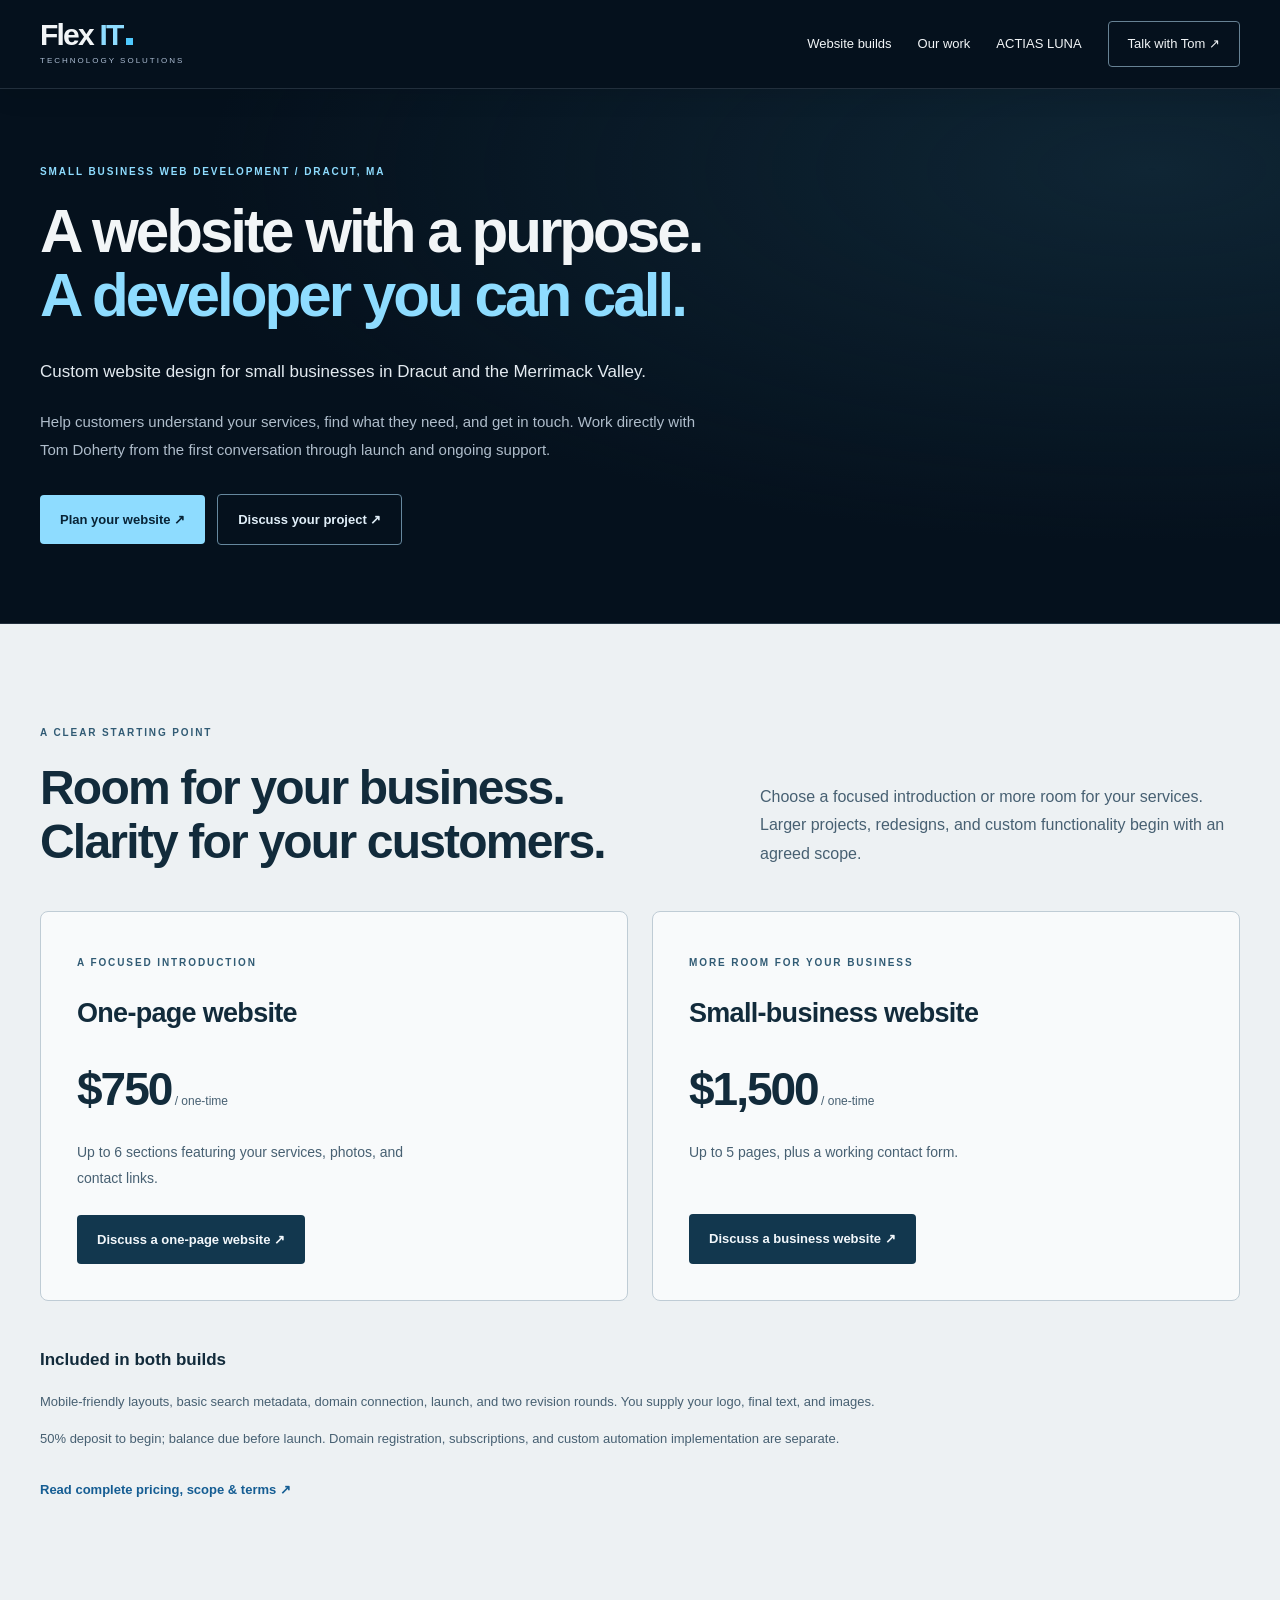
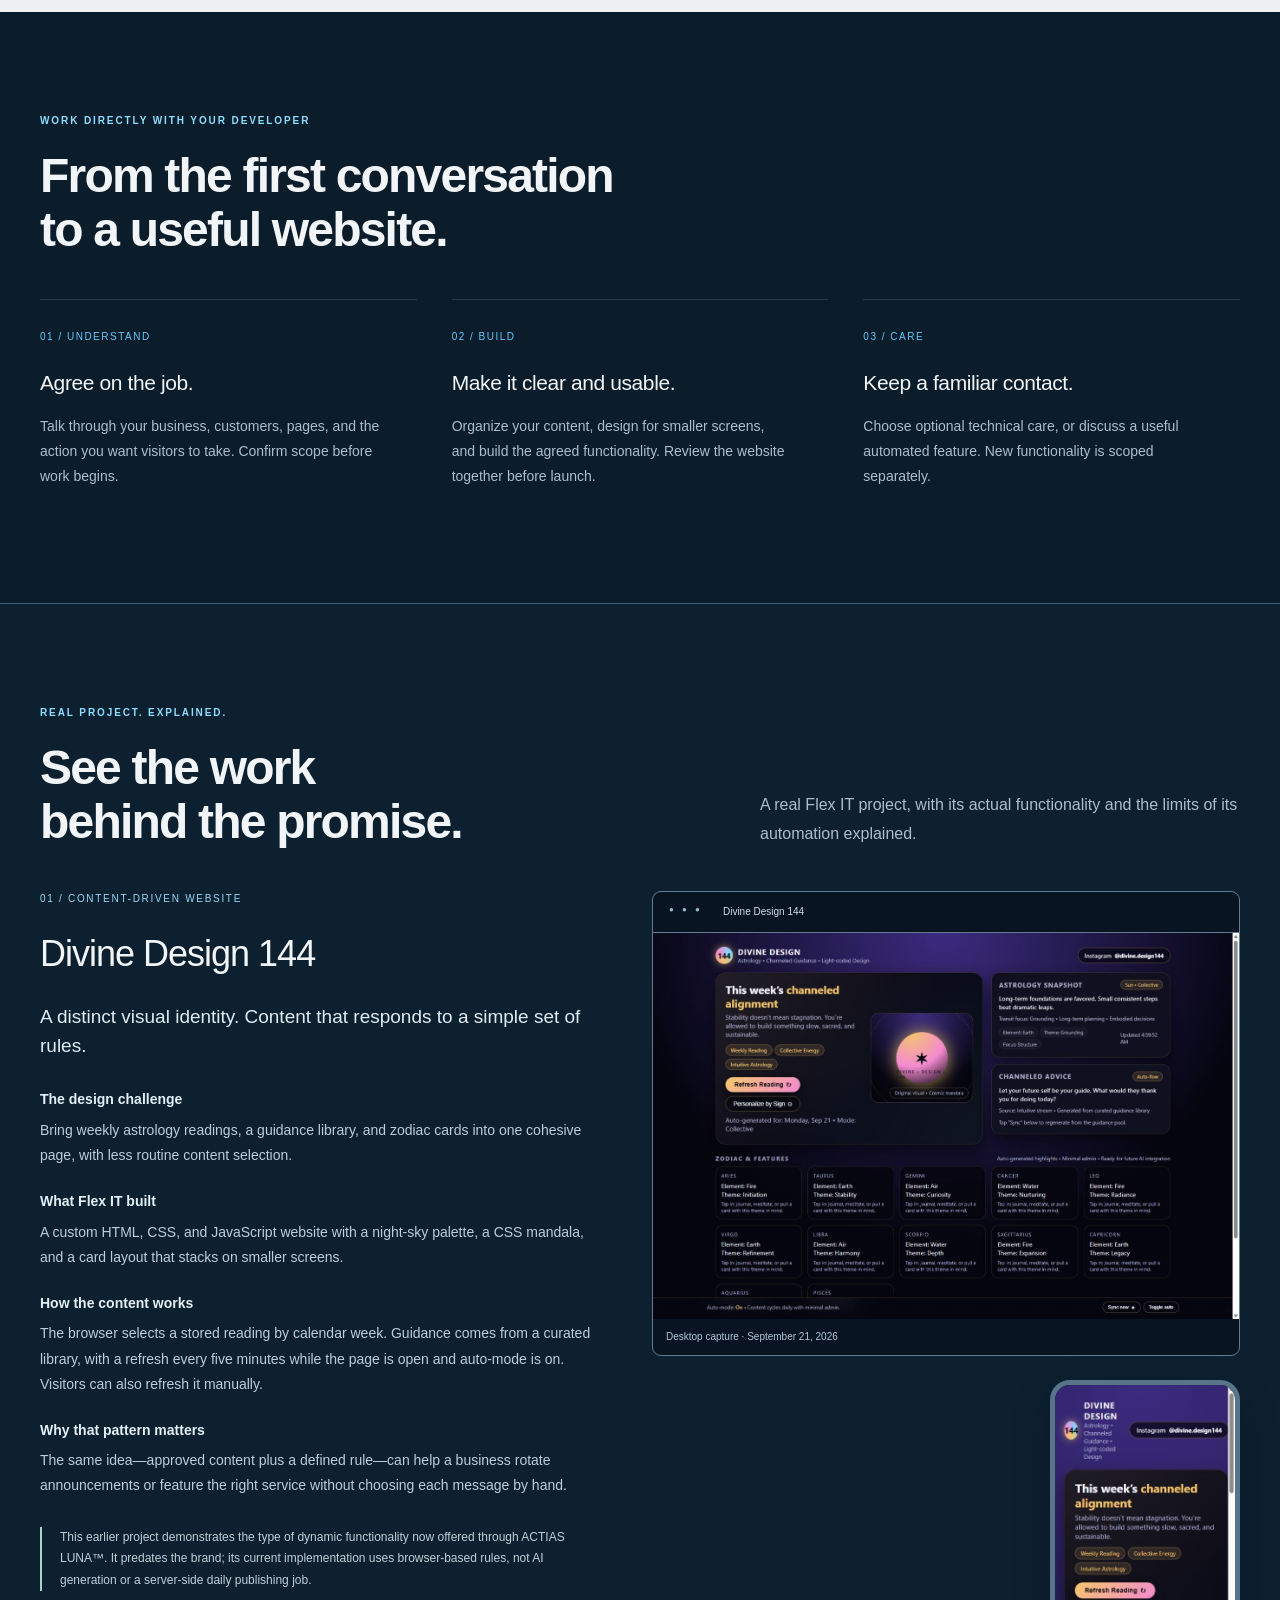
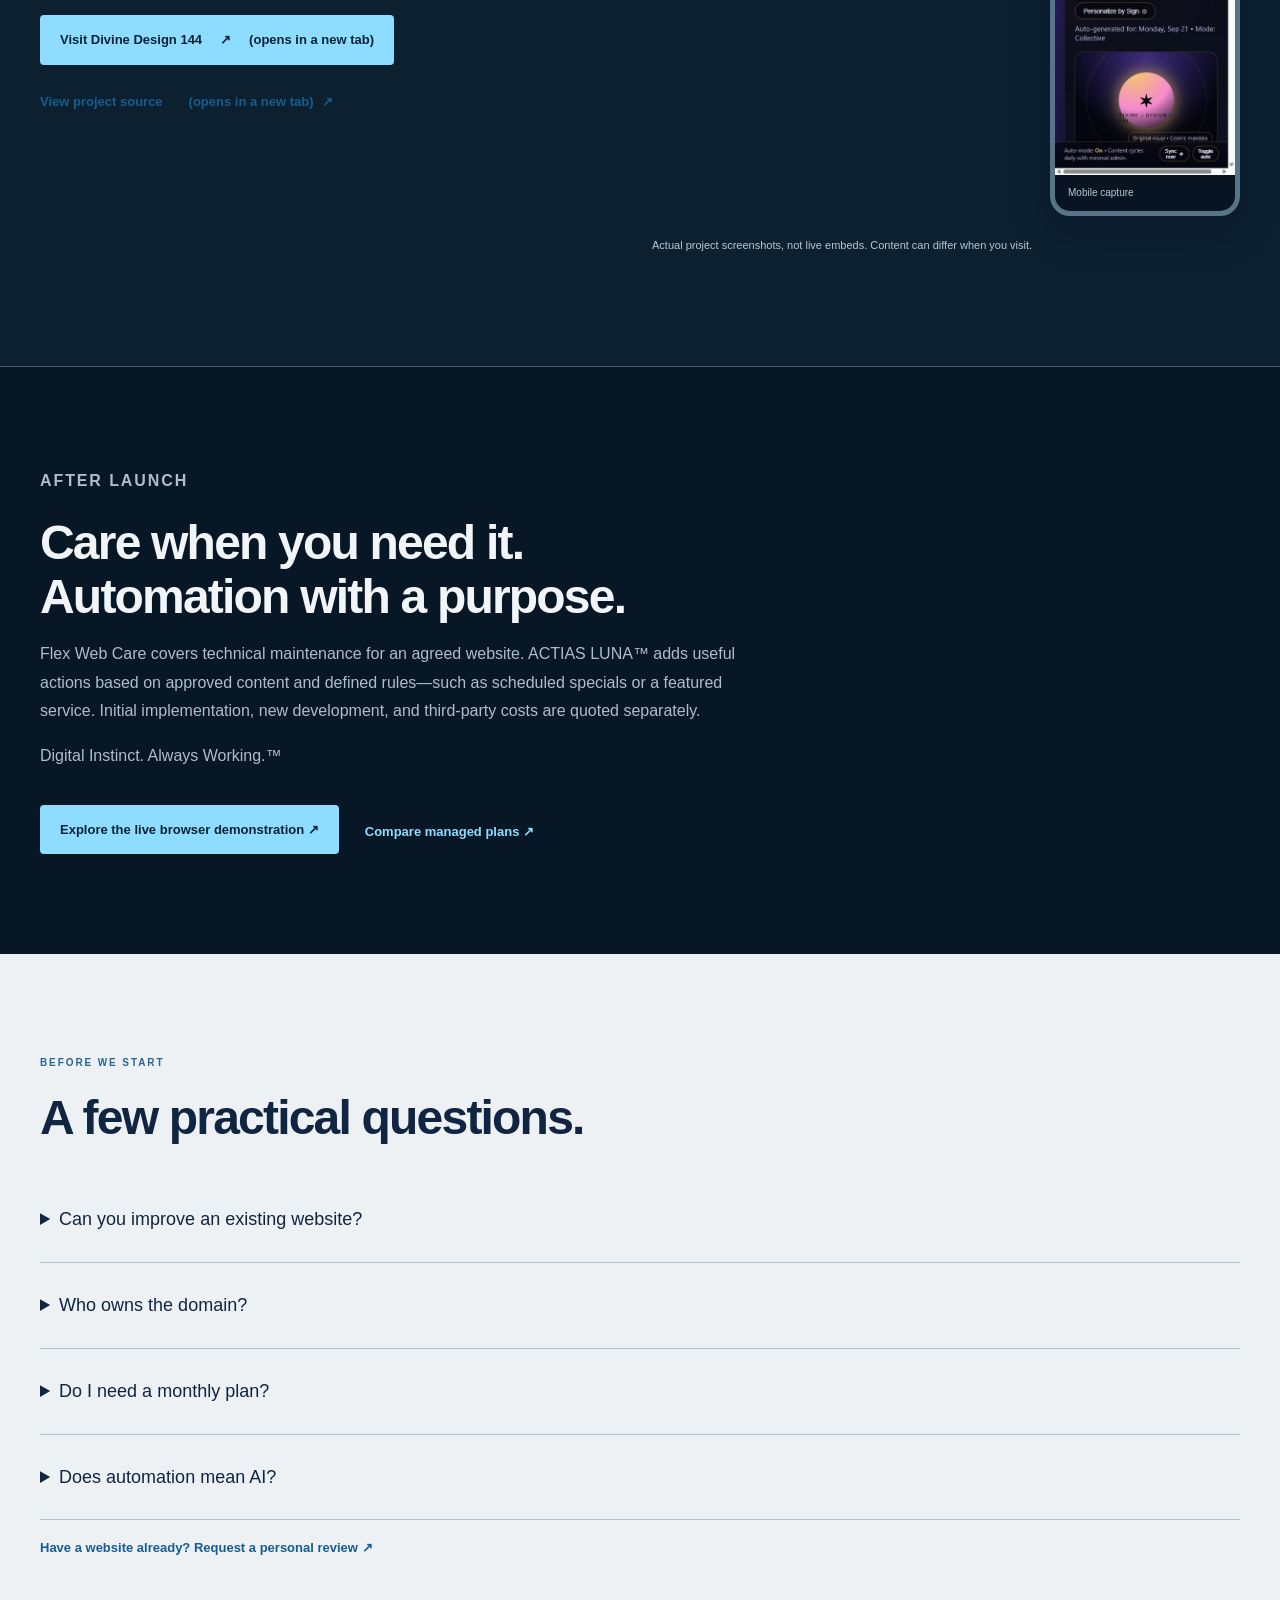
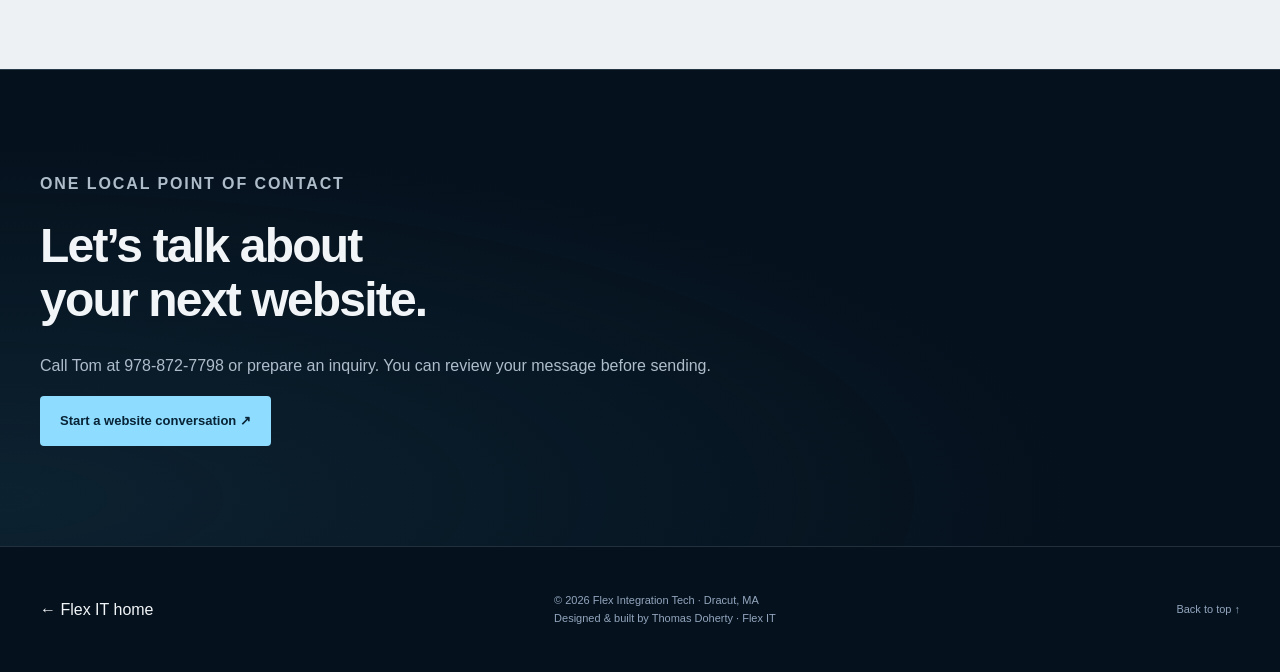
<file: web-development/index.html>
<!doctype html>
<html lang="en"><head><meta charset="utf-8"/><meta name="viewport" content="width=device-width, initial-scale=1"/>
<title>Small Business Web Design &amp; Development in Dracut, MA | Flex IT</title>
<meta name="description" content="Work directly with Tom at Flex IT for small-business website design in Dracut and the Merrimack Valley. Clear build pricing, managed care, and ACTIAS LUNA automation."/>
<link rel="canonical" href="https://flexintegrationtech.com/web-development/"/>
<meta property="og:title" content="Small Business Web Development | Flex IT, Dracut MA"/><meta property="og:description" content="A useful website, a clear scope, and a local developer you can call. Explore Flex IT website builds, ongoing care, and automation."/><meta property="og:type" content="website"/><meta property="og:url" content="https://flexintegrationtech.com/web-development/"/><meta name="theme-color" content="#05111d"/>
<link rel="stylesheet" href="../style.css"/><link rel="stylesheet" href="../phase2.css"/><link rel="stylesheet" href="../showcase.css"/><link rel="stylesheet" href="../web-development.css"/>
<script type="application/ld+json">{"@context":"https://schema.org","@type":"Service","name":"Small Business Web Design & Development","serviceType":"Website design and development","areaServed":["Dracut, Massachusetts","Merrimack Valley"],"provider":{"@type":"ProfessionalService","name":"Flex IT","url":"https://flexintegrationtech.com/","telephone":"+1-978-872-7798"},"url":"https://flexintegrationtech.com/web-development/"}</script></head>
<body><a class="skip" href="#main">Skip to content</a><header class="header"><div class="wrap nav"><a class="brand" href="../" aria-label="Flex IT home"><span class="brand-name">Flex <b>IT</b><i></i></span><span>TECHNOLOGY SOLUTIONS</span></a><nav aria-label="Page navigation"><a href="#builds">Website builds</a><a href="#project">Our work</a><a href="../#actias-live">ACTIAS LUNA</a><a class="nav-contact" href="../?inquiry=website#contact">Talk with Tom ↗</a></nav></div></header>
<main id="main"><section class="hero"><div class="wrap web-page-hero"><p class="eyebrow">SMALL BUSINESS WEB DEVELOPMENT / DRACUT, MA</p><h1>A website with a purpose.<br/><span>A developer you can call.</span></h1><p class="hero-audience">Custom website design for small businesses in Dracut and the Merrimack Valley.</p><p class="intro">Help customers understand your services, find what they need, and get in touch. Work directly with Tom Doherty from the first conversation through launch and ongoing support.</p><div class="actions"><a class="button primary" href="../#build-website">Plan your website ↗</a><a class="button secondary" href="../?inquiry=website#contact">Discuss your project ↗</a></div></div></section>
<section class="website-feature section" id="builds"><div class="wrap"><div class="section-heading"><div><p class="eyebrow">A CLEAR STARTING POINT</p><h2>Room for your business.<br/>Clarity for your customers.</h2></div><p>Choose a focused introduction or more room for your services. Larger projects, redesigns, and custom functionality begin with an agreed scope.</p></div>
<div class="website-builds"><article><span class="eyebrow">A FOCUSED INTRODUCTION</span><h3>One-page website</h3><strong>$750</strong><p>Up to 6 sections featuring your services, photos, and contact links.</p><a class="button primary" href="../?inquiry=website#contact">Discuss a one-page website ↗</a></article><article><span class="eyebrow">MORE ROOM FOR YOUR BUSINESS</span><h3>Small-business website</h3><strong>$1,500</strong><p>Up to 5 pages, plus a working contact form.</p><a class="button primary" href="../?inquiry=website#contact">Discuss a business website ↗</a></article></div>
<div class="website-inclusions"><h3>Included in both builds</h3><p>Mobile-friendly layouts, basic search metadata, domain connection, launch, and two revision rounds. You supply your logo, final text, and images.</p><p>50% deposit to begin; balance due before launch. Domain registration, subscriptions, and custom automation implementation are separate.</p><a class="text-link" href="../#web-pricing">Read complete pricing, scope &amp; terms ↗</a></div></div></section>
<section class="process section"><div class="wrap"><p class="eyebrow">WORK DIRECTLY WITH YOUR DEVELOPER</p><h2>From the first conversation<br/>to a useful website.</h2><div class="steps"><article><span>01 / UNDERSTAND</span><h3>Agree on the job.</h3><p>Talk through your business, customers, pages, and the action you want visitors to take. Confirm scope before work begins.</p></article><article><span>02 / BUILD</span><h3>Make it clear and usable.</h3><p>Organize your content, design for smaller screens, and build the agreed functionality. Review the website together before launch.</p></article><article><span>03 / CARE</span><h3>Keep a familiar contact.</h3><p>Choose optional technical care, or discuss a useful automated feature. New functionality is scoped separately.</p></article></div></div></section>
<section class="portfolio section" id="project"><div class="wrap"><div class="section-heading"><div><p class="eyebrow">REAL PROJECT. EXPLAINED.</p><h2>See the work<br/>behind the promise.</h2></div><p>A real Flex IT project, with its actual functionality and the limits of its automation explained.</p></div><article aria-labelledby="divineTitle" class="case-study">
<div class="case-copy"><p class="project-type">01 / CONTENT-DRIVEN WEBSITE</p><h3 id="divineTitle">Divine Design 144</h3><p class="case-lead">A distinct visual identity. Content that responds to a simple set of rules.</p>
<dl class="case-facts"><dt>The design challenge</dt><dd>Bring weekly astrology readings, a guidance library, and zodiac cards into one cohesive page, with less routine content selection.</dd><dt>What Flex IT built</dt><dd>A custom HTML, CSS, and JavaScript website with a night-sky palette, a CSS mandala, and a card layout that stacks on smaller screens.</dd><dt>How the content works</dt><dd>The browser selects a stored reading by calendar week. Guidance comes from a curated library, with a refresh every five minutes while the page is open and auto-mode is on. Visitors can also refresh it manually.</dd><dt>Why that pattern matters</dt><dd>The same idea—approved content plus a defined rule—can help a business rotate announcements or feature the right service without choosing each message by hand.</dd></dl>
<p class="case-context">This earlier project demonstrates the type of dynamic functionality now offered through ACTIAS LUNA™. It predates the brand; its current implementation uses browser-based rules, not AI generation or a server-side daily publishing job.</p>
<div class="case-links"><a class="button primary" href="https://tcd978.github.io/divinedesign.io/" rel="noopener noreferrer" target="_blank">Visit Divine Design 144 <span aria-hidden="true">↗</span><span class="sr-only"> (opens in a new tab)</span></a><a class="text-link" href="https://github.com/TCD978/divinedesign.io" rel="noopener noreferrer" target="_blank">View project source <span class="sr-only"> (opens in a new tab)</span> ↗</a></div></div>
<div class="project-previews"><figure class="desktop-preview"><div aria-hidden="true" class="preview-chrome"><span>● ● ●</span> Divine Design 144</div><a aria-label="Open the full Divine Design desktop screenshot in a new tab" href="../assets/portfolio/divine-desktop.jpg" rel="noopener noreferrer" target="_blank"><img alt="Desktop view of Divine Design 144 with a purple night-sky palette, weekly reading, guidance cards and zodiac grid." decoding="async" height="890" loading="lazy" src="../assets/portfolio/divine-desktop.jpg" width="1351"/></a><figcaption>Desktop capture · September 21, 2026</figcaption></figure>
<figure class="mobile-preview"><a aria-label="Open the full Divine Design mobile screenshot in a new tab" href="../assets/portfolio/divine-mobile.jpg" rel="noopener noreferrer" target="_blank"><img alt="Narrow-screen view of Divine Design 144 showing the weekly reading above its mandala illustration." decoding="async" height="812" loading="lazy" src="../assets/portfolio/divine-mobile.jpg" width="375"/></a><figcaption>Mobile capture</figcaption></figure><p class="preview-note">Actual project screenshots, not live embeds. Content can differ when you visit.</p></div>
</article></div></section>
<section class="section web-page-care"><div class="wrap"><p class="eyebrow">AFTER LAUNCH</p><h2>Care when you need it.<br/>Automation with a purpose.</h2><p>Flex Web Care covers technical maintenance for an agreed website. ACTIAS LUNA™ adds useful actions based on approved content and defined rules—such as scheduled specials or a featured service. Initial implementation, new development, and third-party costs are quoted separately.</p><p>Digital Instinct. Always Working.™</p><div class="actions"><a class="button primary" href="../#actias-live">Explore the live browser demonstration ↗</a><a class="text-link" href="../#web-pricing">Compare managed plans ↗</a></div></div></section>
<section class="about section"><div class="wrap web-page-faq"><p class="eyebrow">BEFORE WE START</p><h2>A few practical questions.</h2><details><summary>Can you improve an existing website?</summary><p>Yes. Share the website and what you want to improve. Tom will review the platform and requested changes with you, then confirm scope and pricing.</p></details><details><summary>Who owns the domain?</summary><p>Your domain is registered in your name. Domain connection is included in standard builds; registration and renewal fees are separate.</p></details><details><summary>Do I need a monthly plan?</summary><p>Monthly managed plans are optional. We can discuss technical care, automation, or a self-managed website after launch.</p></details><details><summary>Does automation mean AI?</summary><p>No. Many useful automations use a schedule or simple rule. We choose the appropriate approach for the task and agree on any external services or costs first.</p></details><a class="text-link" href="../#website-review">Have a website already? Request a personal review ↗</a></div></section>
<section class="contact section"><div class="wrap web-page-care"><p class="eyebrow">ONE LOCAL POINT OF CONTACT</p><h2>Let’s talk about<br/>your next website.</h2><p>Call Tom at <a href="tel:+19788727798">978-872-7798</a> or prepare an inquiry. You can review your message before sending.</p><a class="button primary" href="../?inquiry=website#contact">Start a website conversation ↗</a></div></section></main><footer><div class="wrap footer-row"><a href="../">← Flex IT home</a><p>© 2026 Flex Integration Tech · Dracut, MA<br/>Designed &amp; built by Thomas Doherty · Flex IT</p><a href="#main">Back to top ↑</a></div></footer></body></html>
</file>
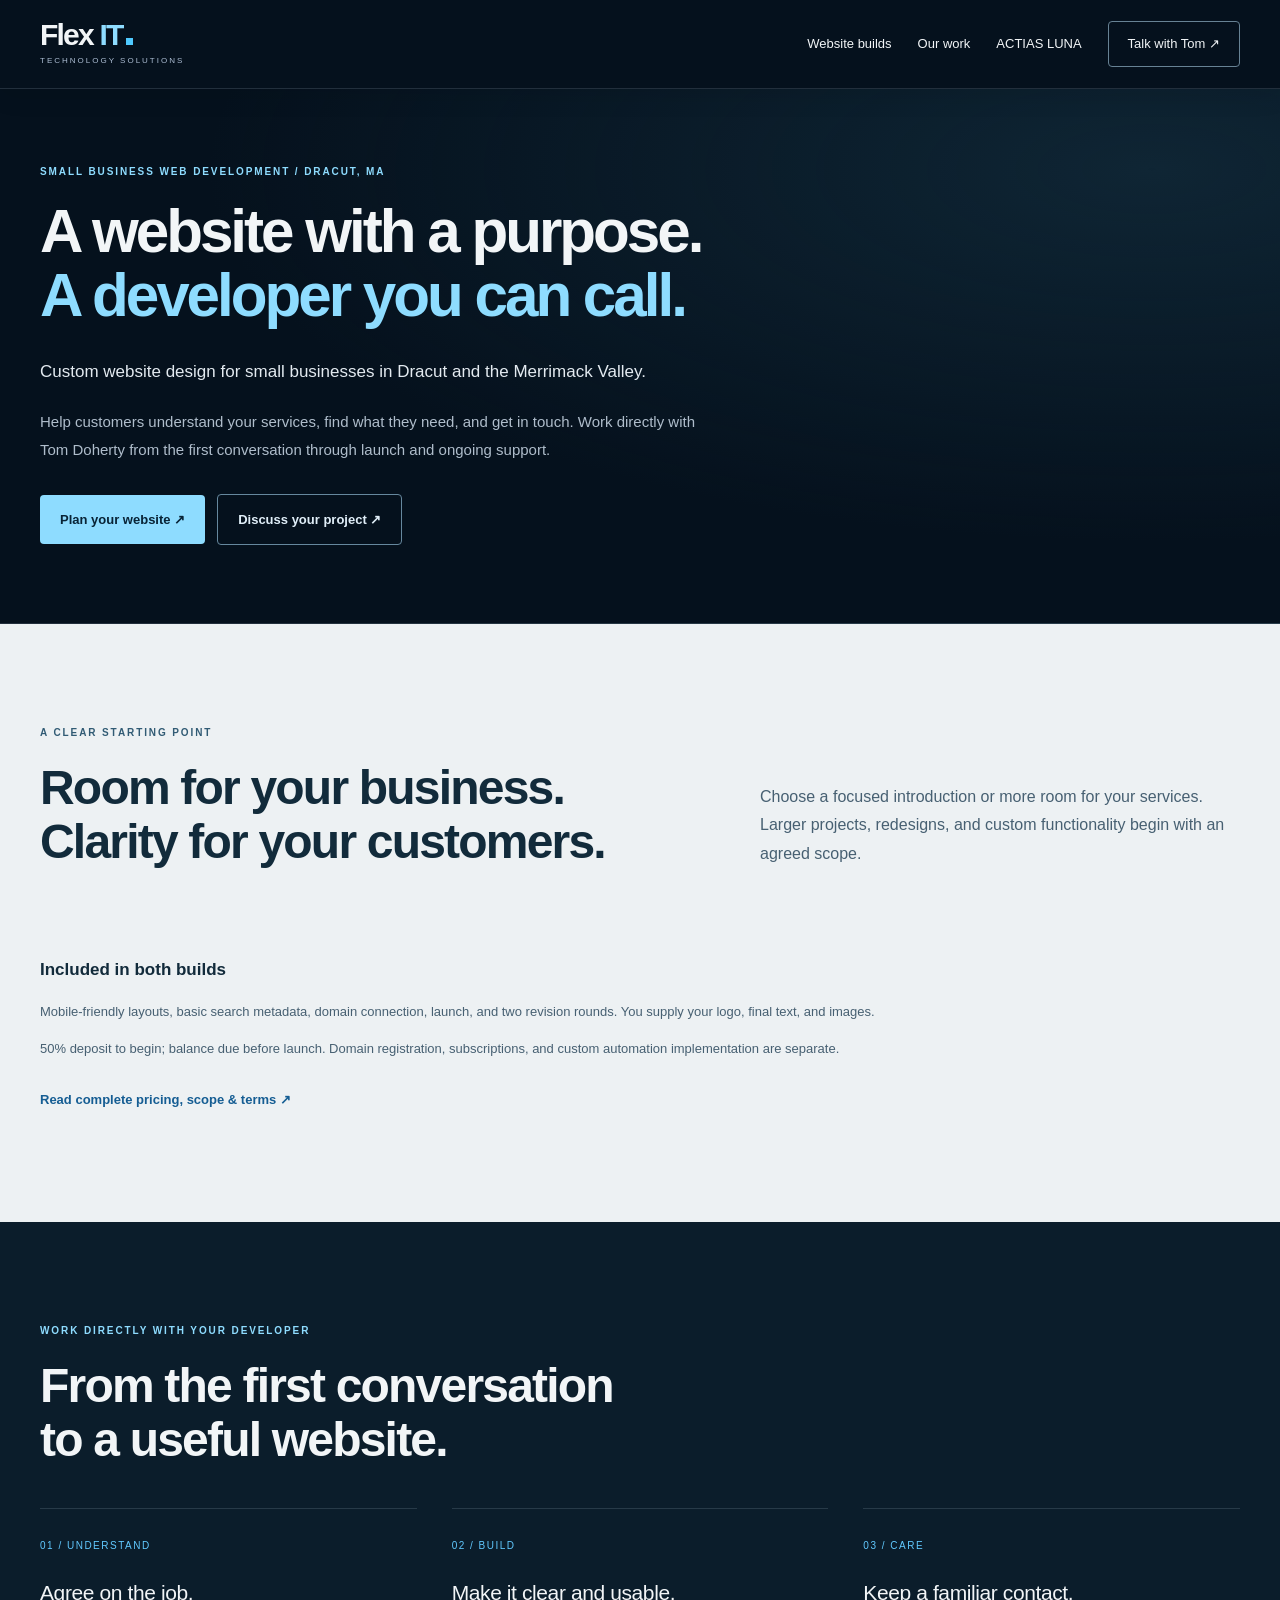
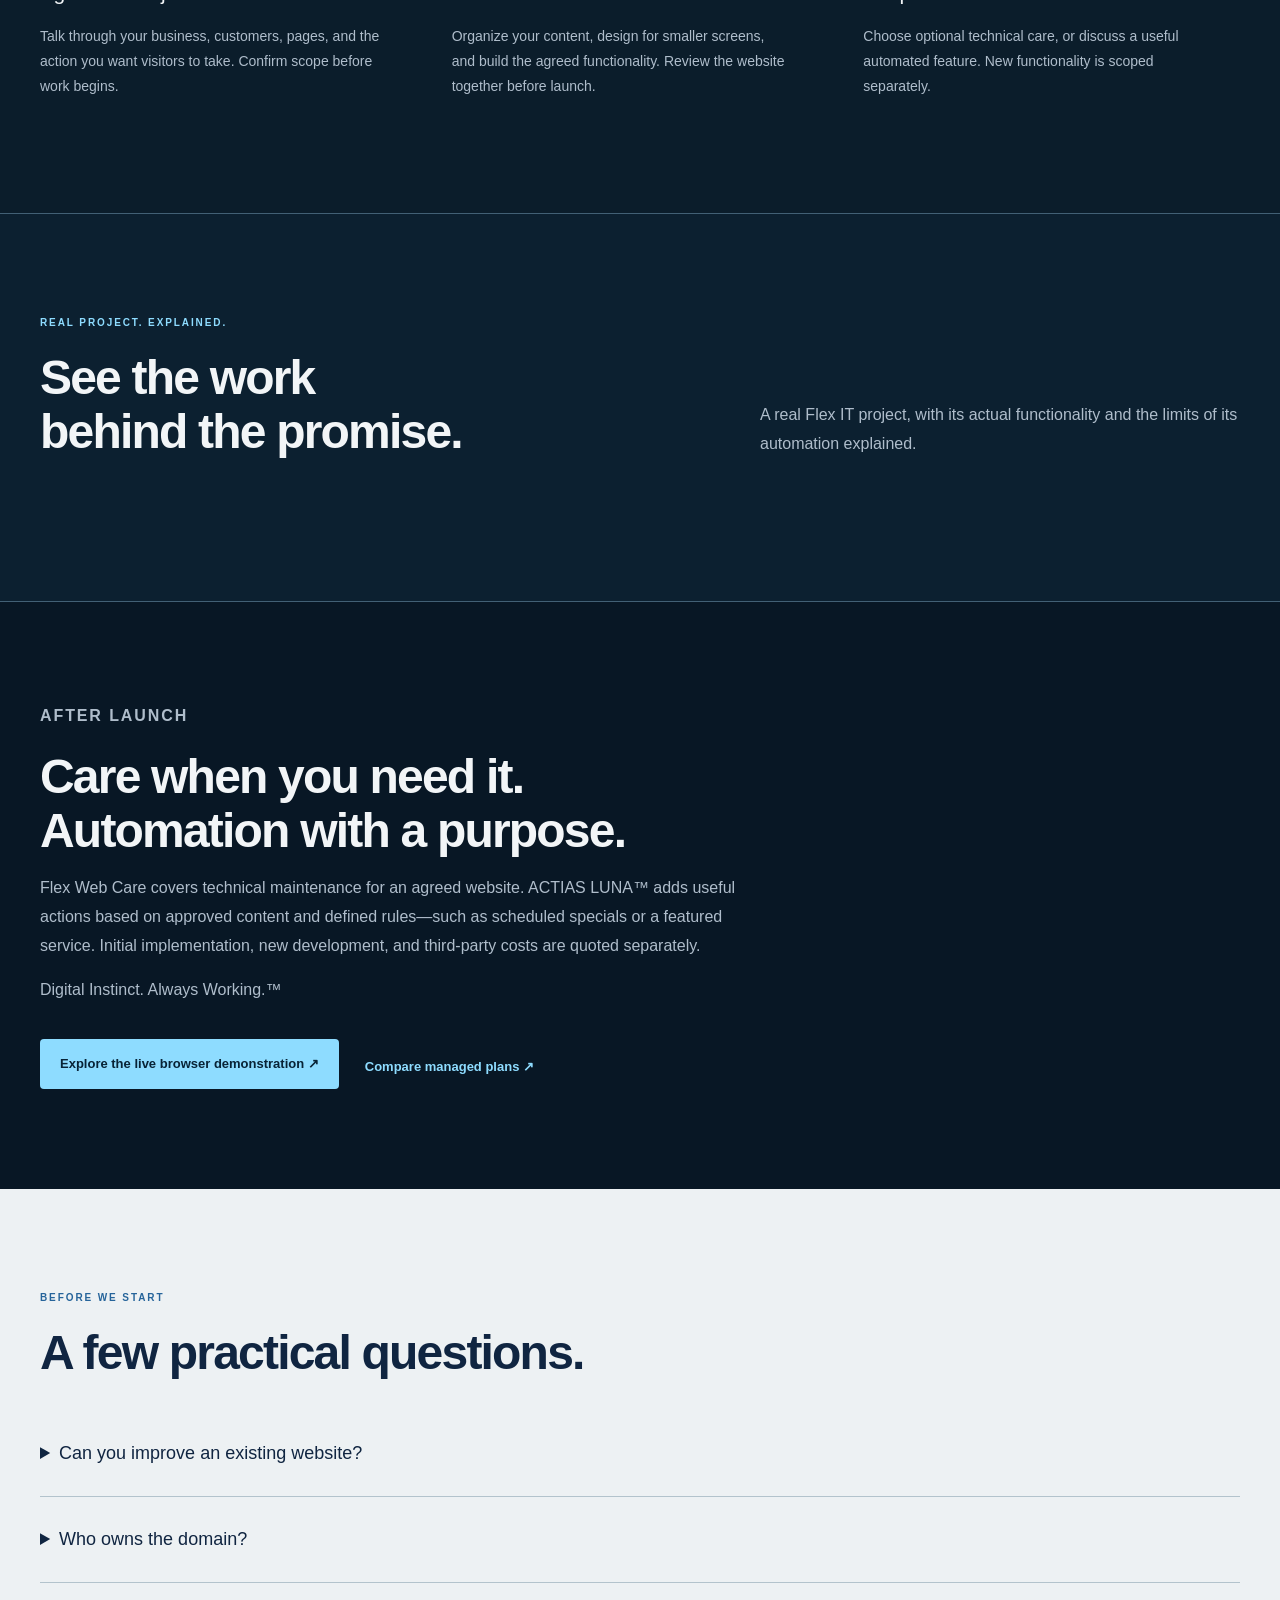
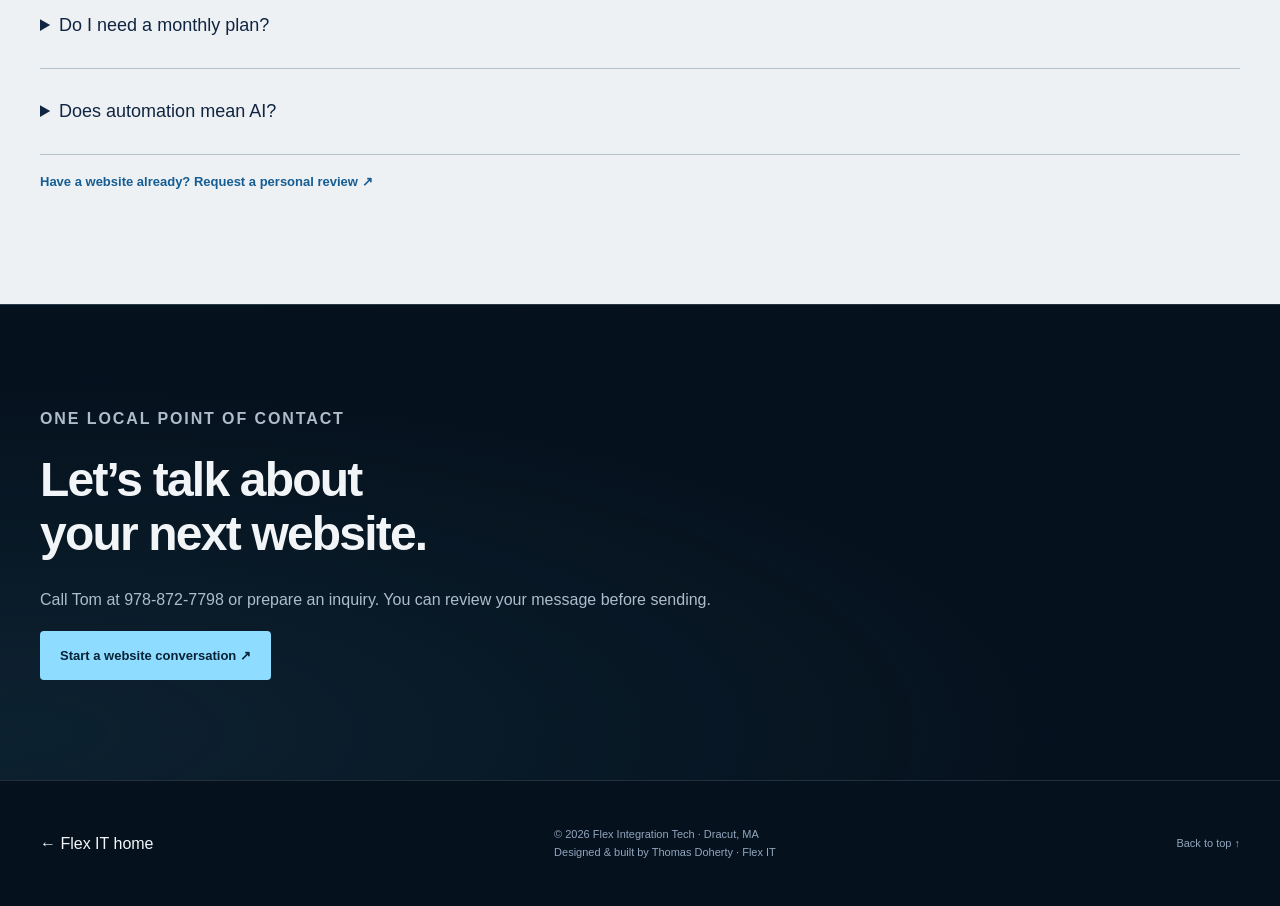
<file: templates/web-development.html>
<!doctype html>
<html lang="en"><head><meta charset="utf-8"/><meta name="viewport" content="width=device-width, initial-scale=1"/>
<title>Small Business Web Design &amp; Development in Dracut, MA | Flex IT</title>
<meta name="description" content="Work directly with Tom at Flex IT for small-business website design in Dracut and the Merrimack Valley. Clear build pricing, managed care, and ACTIAS LUNA automation."/>
<link rel="canonical" href="https://flexintegrationtech.com/web-development/"/>
<meta property="og:title" content="Small Business Web Development | Flex IT, Dracut MA"/><meta property="og:description" content="A useful website, a clear scope, and a local developer you can call. Explore Flex IT website builds, ongoing care, and automation."/><meta property="og:type" content="website"/><meta property="og:url" content="https://flexintegrationtech.com/web-development/"/><meta name="theme-color" content="#05111d"/>
<link rel="stylesheet" href="../style.css"/><link rel="stylesheet" href="../phase2.css"/><link rel="stylesheet" href="../showcase.css"/><link rel="stylesheet" href="../web-development.css"/>
<script type="application/ld+json">{"@context":"https://schema.org","@type":"Service","name":"Small Business Web Design & Development","serviceType":"Website design and development","areaServed":["Dracut, Massachusetts","Merrimack Valley"],"provider":{"@type":"ProfessionalService","name":"Flex IT","url":"https://flexintegrationtech.com/","telephone":"+1-978-872-7798"},"url":"https://flexintegrationtech.com/web-development/"}</script></head>
<body><a class="skip" href="#main">Skip to content</a><header class="header"><div class="wrap nav"><a class="brand" href="../" aria-label="Flex IT home"><span class="brand-name">Flex <b>IT</b><i></i></span><span>TECHNOLOGY SOLUTIONS</span></a><nav aria-label="Page navigation"><a href="#builds">Website builds</a><a href="#project">Our work</a><a href="../#actias-live">ACTIAS LUNA</a><a class="nav-contact" href="../?inquiry=website#contact">Talk with Tom ↗</a></nav></div></header>
<main id="main"><section class="hero"><div class="wrap web-page-hero"><p class="eyebrow">SMALL BUSINESS WEB DEVELOPMENT / DRACUT, MA</p><h1>A website with a purpose.<br/><span>A developer you can call.</span></h1><p class="hero-audience">Custom website design for small businesses in Dracut and the Merrimack Valley.</p><p class="intro">Help customers understand your services, find what they need, and get in touch. Work directly with Tom Doherty from the first conversation through launch and ongoing support.</p><div class="actions"><a class="button primary" href="../#build-website">Plan your website ↗</a><a class="button secondary" href="../?inquiry=website#contact">Discuss your project ↗</a></div></div></section>
<section class="website-feature section" id="builds"><div class="wrap"><div class="section-heading"><div><p class="eyebrow">A CLEAR STARTING POINT</p><h2>Room for your business.<br/>Clarity for your customers.</h2></div><p>Choose a focused introduction or more room for your services. Larger projects, redesigns, and custom functionality begin with an agreed scope.</p></div>
<!-- WEBSITE_BUILDS -->
<div class="website-inclusions"><h3>Included in both builds</h3><p>Mobile-friendly layouts, basic search metadata, domain connection, launch, and two revision rounds. You supply your logo, final text, and images.</p><p>50% deposit to begin; balance due before launch. Domain registration, subscriptions, and custom automation implementation are separate.</p><a class="text-link" href="../#web-pricing">Read complete pricing, scope &amp; terms ↗</a></div></div></section>
<section class="process section"><div class="wrap"><p class="eyebrow">WORK DIRECTLY WITH YOUR DEVELOPER</p><h2>From the first conversation<br/>to a useful website.</h2><div class="steps"><article><span>01 / UNDERSTAND</span><h3>Agree on the job.</h3><p>Talk through your business, customers, pages, and the action you want visitors to take. Confirm scope before work begins.</p></article><article><span>02 / BUILD</span><h3>Make it clear and usable.</h3><p>Organize your content, design for smaller screens, and build the agreed functionality. Review the website together before launch.</p></article><article><span>03 / CARE</span><h3>Keep a familiar contact.</h3><p>Choose optional technical care, or discuss a useful automated feature. New functionality is scoped separately.</p></article></div></div></section>
<section class="portfolio section" id="project"><div class="wrap"><div class="section-heading"><div><p class="eyebrow">REAL PROJECT. EXPLAINED.</p><h2>See the work<br/>behind the promise.</h2></div><p>A real Flex IT project, with its actual functionality and the limits of its automation explained.</p></div><!-- CASE_STUDY --></div></section>
<section class="section web-page-care"><div class="wrap"><p class="eyebrow">AFTER LAUNCH</p><h2>Care when you need it.<br/>Automation with a purpose.</h2><p>Flex Web Care covers technical maintenance for an agreed website. ACTIAS LUNA™ adds useful actions based on approved content and defined rules—such as scheduled specials or a featured service. Initial implementation, new development, and third-party costs are quoted separately.</p><p>Digital Instinct. Always Working.™</p><div class="actions"><a class="button primary" href="../#actias-live">Explore the live browser demonstration ↗</a><a class="text-link" href="../#web-pricing">Compare managed plans ↗</a></div></div></section>
<section class="about section"><div class="wrap web-page-faq"><p class="eyebrow">BEFORE WE START</p><h2>A few practical questions.</h2><details><summary>Can you improve an existing website?</summary><p>Yes. Share the website and what you want to improve. Tom will review the platform and requested changes with you, then confirm scope and pricing.</p></details><details><summary>Who owns the domain?</summary><p>Your domain is registered in your name. Domain connection is included in standard builds; registration and renewal fees are separate.</p></details><details><summary>Do I need a monthly plan?</summary><p>Monthly managed plans are optional. We can discuss technical care, automation, or a self-managed website after launch.</p></details><details><summary>Does automation mean AI?</summary><p>No. Many useful automations use a schedule or simple rule. We choose the appropriate approach for the task and agree on any external services or costs first.</p></details><a class="text-link" href="../#website-review">Have a website already? Request a personal review ↗</a></div></section>
<section class="contact section"><div class="wrap web-page-care"><p class="eyebrow">ONE LOCAL POINT OF CONTACT</p><h2>Let’s talk about<br/>your next website.</h2><p>Call Tom at <a href="tel:+19788727798">978-872-7798</a> or prepare an inquiry. You can review your message before sending.</p><a class="button primary" href="../?inquiry=website#contact">Start a website conversation ↗</a></div></section></main><footer><div class="wrap footer-row"><a href="../">← Flex IT home</a><p>© 2026 Flex Integration Tech · Dracut, MA<br/>Designed &amp; built by Thomas Doherty · Flex IT</p><a href="#main">Back to top ↑</a></div></footer></body></html>
</file>
<file: style.css>
:root {
    --navy:#07152c;
    --deep:#040e20;
    --blue:#65d2ff;
    --muted:#a8b8ce;
    --white:#f1f6ff;
    --line:rgba(177,209,255,.16)
}

* {
    box-sizing:border-box
}

html {
    scroll-behavior:smooth;
    scroll-padding-top:95px
}

body {
    margin:0;
    background:var(--navy);
    color:var(--white);
    font-family:Inter,"Segoe UI",Arial,sans-serif;
    -webkit-font-smoothing:antialiased
}

a {
    color:inherit;
    text-decoration:none
}

button,input,textarea {
    font:inherit
}

a,button {
    -webkit-tap-highlight-color:transparent
}

a:focus-visible,button:focus-visible,input:focus-visible,textarea:focus-visible {
    outline:3px solid #26baff;
    outline-offset:5px
}

.wrap {
    width:min(1180px,calc(100% - 80px));
    margin:auto
}

.header {
    background:rgba(5,17,37,.96);
    border-bottom:1px solid var(--line)
}

.nav {
    min-height:98px;
    display:flex;
    align-items:center;
    justify-content:space-between
}

.brand {
    display:inline-flex;
    flex-direction:column;
    gap:5px
}

.brand-name {
    font-size:30px;
    font-weight:750;
    letter-spacing:-1.5px;
    line-height:1
}

.brand-name b {
    color:var(--blue)
}

.brand-name i {
    display:inline-block;
    width:7px;
    height:7px;
    background:#4fcaff;
    margin-left:4px
}

.brand>span:last-child {
    font-size:8px;
    letter-spacing:2.3px;
    color:#adbed4
}

.nav nav {
    display:flex;
    gap:36px;
    align-items:center;
    font-size:14px
}

.nav a:hover {
    color:var(--blue)
}

.nav-contact {
    border:1px solid #4a6384;
    padding:12px 19px;
    border-radius:5px
}

.nav-contact span {
    margin-left:20px
}

.hero {
    position:relative;
    overflow:hidden;
    background:radial-gradient(ellipse at 82% 35%,#12417b55,transparent 55%),linear-gradient(115deg,#091b38,#061126);
    padding:90px 0 140px
}

.hero-grid {
    display:grid;
    grid-template-columns:1.06fr 1fr;
    gap:45px;
    align-items:center
}

.eyebrow {
    color:var(--blue);
    font-size:11px;
    letter-spacing:2.1px;
    font-weight:700;
    margin:0 0 24px;
    line-height:1.7
}

.dot {
    display:inline-block;
    width:6px;
    height:6px;
    border-radius:50%;
    background:var(--blue);
    margin-right:8px;
    box-shadow:0 0 15px #55d2ff
}

h1 {
    font-size:clamp(42px,4.3vw,62px);
    line-height:1.09;
    letter-spacing:-2.7px;
    margin:0 0 25px;
    font-weight:650
}

h1>span {
    background:linear-gradient(100deg,#c7e4ff,#6dceff);
    background-clip:text;
    color:transparent
}

.intro {
    font-size:17px;
    line-height:1.8;
    color:#b9c7da;
    max-width:460px
}

.actions {
    display:flex;
    gap:26px;
    align-items:center;
    margin-top:34px
}

.button {
    display:inline-flex;
    align-items:center;
    justify-content:space-between;
    gap:30px;
    padding:17px 23px;
    border-radius:5px;
    font-size:14px;
    font-weight:700;
    border:0;
    cursor:pointer;
    transition:background .2s,transform .2s
}

.primary {
    background:linear-gradient(110deg,#a5e7ff,#4dbfff);
    color:#04213a;
    box-shadow:0 6px 30px #049cff15
}

.primary:hover {
    background:#c2edff;
    transform:translateY(-2px)
}

.phone {
    font-size:16px;
    font-weight:600;
    white-space:nowrap
}

.phone span {
    display:block;
    font-size:11px;
    color:var(--muted);
    font-weight:400;
    margin-top:6px
}

.hero-note {
    margin-top:32px;
    color:#7f94b0;
    font-size:12px
}

.hero-art {
    position:relative;
    transform:rotate(-3deg)
}

.hero-art img {
    position:relative;
    width:100%;
    height:auto;
    display:block;
    box-shadow:0 32px 70px #0008;
    border:1px solid #5c91c366;
    border-radius:9px
}

.art-glow {
    position:absolute;
    inset:-40px;
    background:#008eff;
    filter:blur(90px);
    opacity:.15
}

.art-caption {
    display:flex;
    justify-content:space-between;
    font-size:9px;
    letter-spacing:2px;
    color:#91afcf;
    margin:24px 10px
}

.ribbons {
    position:absolute;
    bottom:-1px;
    width:100%;
    height:110px;
    pointer-events:none
}

.section {
    padding:88px 0
}

h2 {
    font-size:clamp(32px,3.4vw,45px);
    line-height:1.15;
    letter-spacing:-1.6px;
    margin:0;
    font-weight:600
}

.section-heading {
    display:flex;
    justify-content:space-between;
    align-items:end;
    gap:30px;
    margin-bottom:40px
}

.section-heading>p {
    font-size:15px;
    line-height:1.8;
    color:var(--muted);
    margin:0
}

.service-grid {
    display:grid;
    grid-template-columns:repeat(4,1fr);
    gap:16px
}

.service {
    position:relative;
    padding:28px 23px 24px;
    background:linear-gradient(135deg,#142744,#0c1c34);
    border:1px solid var(--line);
    border-radius:9px;
    transition:transform .2s,border-color .2s
}

.service:hover {
    transform:translateY(-4px);
    border-color:#62c9ff80
}

.service-icon {
    font-size:32px;
    color:var(--blue);
    line-height:1
}

.number {
    float:right;
    font-size:11px;
    color:#6f87a6
}

.service h3 {
    font-size:19px;
    margin:25px 0 14px;
    letter-spacing:-.4px
}

.service p {
    font-size:14px;
    line-height:1.8;
    color:var(--muted);
    min-height:101px
}

.service a {
    display:flex;
    justify-content:space-between;
    font-size:11px;
    font-weight:600;
    border-top:1px solid var(--line);
    padding-top:22px;
    margin-top:25px;
    color:#b5e6ff
}

.about {
    background:linear-gradient(125deg,#f1f4f8,#d8e1ed);
    color:#102541;
    position:relative;
    border-top:4px solid #75c7f3
}

.about-grid {
    display:grid;
    grid-template-columns:1.1fr 1fr;
    gap:95px;
    align-items:center
}

.about .eyebrow {
    color:#26649a
}

.about-text {
    font-size:16px;
    line-height:1.85;
    color:#4c6078;
    max-width:510px;
    margin:23px 0
}

.text-link {
    font-size:14px;
    font-weight:700;
    color:#155d93;
    display:inline-block;
    margin-top:5px
}

.text-link span {
    margin-left:18px
}

.owner-card {
    position:relative;
    overflow:hidden;
    padding:35px;
    background:radial-gradient(at 100% 0,#1d4d80,#0c203e 70%);
    color:#eff6ff;
    border-radius:10px;
    box-shadow:0 18px 45px #15274425;
    border-bottom:4px solid #50bcf2
}

.owner-top {
    display:flex;
    justify-content:space-between;
    align-items:center;
    margin-bottom:32px
}

.monogram {
    font-size:52px;
    font-weight:650;
    letter-spacing:-4px;
    color:#e1ebf6
}

.monogram>span {
    color:#59c7ff
}

.owner-label {
    font-size:9px;
    line-height:1.9;
    letter-spacing:2px;
    color:#aac1dd
}

.owner-card h3 {
    font-size:27px;
    margin:0 0 8px;
    letter-spacing:-.7px
}

.owner-card p {
    font-size:13px;
    color:#aebfd5;
    margin:0 0 25px
}

.owner-details {
    display:grid;
    gap:0;
    font-size:13px
}

.owner-details>a {
    padding:16px 0;
    border-top:1px solid #ffffff22;
    display:flex;
    justify-content:space-between;
    gap:10px;
    overflow-wrap:anywhere
}

.owner-details>span {
    font-size:11px;
    color:#96aecb;
    margin-top:14px
}

.steps {
    display:grid;
    grid-template-columns:repeat(3,1fr);
    gap:50px;
    margin-top:42px
}

.steps article {
    border-top:1px solid var(--line);
    padding-top:26px
}

.steps article>span {
    color:#61c9ff;
    font-size:12px
}

.steps h3 {
    font-size:19px;
    margin:19px 0 12px
}

.steps p {
    font-size:14px;
    line-height:1.8;
    color:var(--muted);
    max-width:300px
}

.contact {
    background:radial-gradient(at 0 100%,#143c68,#081a34 65%);
    border-top:1px solid var(--line)
}

.contact-grid {
    display:grid;
    grid-template-columns:1fr 1fr;
    gap:100px
}

.contact h2 {
    margin-bottom:25px
}

.contact-grid>div>p:not(.eyebrow) {
    color:var(--muted);
    font-size:15px;
    line-height:1.8
}

.contact-phone {
    display:block;
    font-size:29px;
    letter-spacing:-.7px;
    margin:30px 0 16px
}

.contact-phone span {
    font-size:20px;
    color:var(--blue);
    margin-left:15px
}

.contact-email {
    color:#a7dcff;
    font-size:15px;
    overflow-wrap:anywhere
}

.contact-note {
    max-width:345px;
    margin-top:34px
}

form {
    background:#ffffff04;
    border:1px solid var(--line);
    border-radius:9px;
    padding:30px;
    display:flex;
    flex-direction:column
}

.form-heading {
    display:flex;
    justify-content:space-between;
    font-size:19px;
    margin-bottom:26px
}

.form-heading span {
    color:var(--blue)
}

label {
    font-size:12px;
    color:#c8d5e5;
    margin-bottom:9px
}

input,textarea {
    width:100%;
    border:1px solid #ffffff25;
    background:#05132a;
    color:#f4f8ff;
    padding:13px;
    border-radius:4px;
    font-size:13px;
    margin-bottom:20px
}

input::placeholder,textarea::placeholder {
    color:#8195af;
    opacity:1
}

textarea {
    min-height:115px;
    resize:vertical;
    line-height:1.6
}

button:disabled {
    opacity:.6;
    cursor:wait;
    transform:none!important
}

#formStatus {
    font-size:13px;
    line-height:1.6;
    margin:12px 0 0
}

#formStatus:empty {
    margin:0
}

#formStatus[data-state=error] {
    color:#ffb7b7
}

#formStatus[data-state=success] {
    color:#a0efcf
}

footer {
    background:#040e20;
    padding:30px 0;
    border-top:1px solid var(--line)
}

.footer-row {
    display:flex;
    justify-content:space-between;
    align-items:center;
    gap:20px
}

.footer-row p,.footer-row>a:last-child {
    font-size:11px;
    color:#93a6be
}

.footer-row .brand-name {
    font-size:24px
}

.footer-row .brand>span:last-child {
    font-size:7px
}

.skip {
    position:absolute;
    top:-80px;
    left:20px;
    z-index:5;
    background:white;
    color:#07152c;
    padding:14px
}

.skip:focus {
    top:10px
}

@media(min-width:1500px) {
    .hero {
    padding-top:110px;
    padding-bottom:160px
}


}

@media(max-width:1000px) {
    .wrap {
    width:calc(100% - 48px)
}

.hero-grid {
    gap:24px
}

h1 {
    font-size:45px
}

.actions {
    gap:16px
}

.button {
    padding:16px 19px
}

.service-grid {
    grid-template-columns:repeat(2,1fr)
}

.service p {
    min-height:50px
}

.about-grid,.contact-grid {
    gap:40px
}

.hero-art {
    transform:rotate(-2deg)
}


}

@media(max-width:700px) {
    html {
    scroll-padding-top:20px
}

.wrap {
    width:calc(100% - 40px)
}

.nav {
    min-height:80px
}

.brand-name {
    font-size:26px
}

.nav nav {
    gap:18px;
    font-size:12px
}

.nav-contact {
    padding:10px 12px
}

.nav-contact span {
    display:none
}

.hero {
    padding:52px 0 95px
}

.hero-grid {
    grid-template-columns:1fr;
    gap:30px
}

h1 {
    font-size:clamp(38px,9vw,56px);
    letter-spacing:-1.8px
}

.intro {
    font-size:16px
}

.eyebrow {
    font-size:9px;
    letter-spacing:1.7px;
    margin-bottom:18px
}

.hero-art {
    max-width:470px;
    width:92%;
    margin:5px auto 0;
    transform:rotate(-2deg)
}

.art-caption {
    font-size:7px;
    margin-top:15px
}

.hero-note {
    margin-top:23px
}

.ribbons {
    height:65px
}

.section {
    padding:58px 0
}

.section-heading {
    display:block
}

.section-heading>p {
    margin-top:20px;
    font-size:14px
}

.service-grid {
    gap:12px
}

.service {
    padding:22px 18px
}

.service h3 {
    font-size:18px
}

.service p {
    min-height:125px;
    font-size:13px
}

.service a {
    font-size:10px;
    gap:8px
}

.about-grid,.contact-grid {
    grid-template-columns:1fr;
    gap:35px
}

.owner-card {
    padding:28px
}

.steps {
    grid-template-columns:1fr;
    gap:22px;
    margin-top:30px
}

.steps article {
    padding-top:20px
}

.steps h3 {
    margin-top:12px
}

.steps p {
    max-width:none;
    margin-bottom:0
}

form {
    padding:24px
}

.contact-phone {
    font-size:27px
}

.footer-row {
    flex-wrap:wrap
}

.footer-row p {
    order:3;
    width:100%;
    margin:5px 0 0
}

.about-text {
    font-size:15px
}


}

@media(max-width:380px) {
    .nav nav {
    gap:11px
}

.nav-contact {
    padding:8px
}

.actions {
    gap:16px
}

.phone {
    font-size:13px
}

.button {
    padding:15px;
    font-size:12px
}

.service-grid {
    grid-template-columns:1fr
}

.service p {
    min-height:0
}

.contact-email {
    font-size:13px
}


}

@media(prefers-reduced-motion:reduce) {
    html {
    scroll-behavior:auto
}

*,*::before,*::after {
    transition:none!important
}


}



/* Pricing: native disclosure controls work without JavaScript. */
.pricing { background: linear-gradient(135deg,#0d2240,#07152c); border-top: 1px solid var(--line); }
.pricing .text-link { color: #a7dcff; }
.pricing-intro { color: var(--muted); line-height: 1.7; }
.price-highlights { display:grid; grid-template-columns:repeat(3,1fr); gap:18px; margin:32px 0; }
.price-highlights>div { padding:26px; border:1px solid #7bcaff40; border-radius:8px; background:#4dbfff08; }
.price-highlights span,.price-highlights small { display:block; color:var(--muted); font-size:12px; line-height:1.6; }
.price-highlights strong { display:block; font-size:32px; color:#c1e9ff; margin:12px 0; letter-spacing:-1px; }
.price-date { font-size:12px; color:var(--muted); line-height:1.7; margin:25px 0; }
.price-panel { border:1px solid var(--line); border-radius:8px; margin:12px 0; background:#ffffff03; }
.price-panel summary { display:flex; align-items:center; justify-content:space-between; padding:24px 28px; gap:20px; cursor:pointer; list-style:none; }
.price-panel summary::-webkit-details-marker { display:none; }
.price-panel summary:focus-visible { outline:3px solid var(--blue); outline-offset:3px; }
.price-panel summary strong { font-size:20px; font-weight:600; }
.price-panel summary small { display:block; font-size:12px; color:var(--muted); margin-top:8px; line-height:1.6; }
.expand { font-size:26px; color:var(--blue); }
.price-panel[open] .expand { transform:rotate(45deg); }
.price-panel[open] summary { border-bottom:1px solid var(--line); }
.price-body { padding:8px 28px 28px; }
.price-body h3 { margin:30px 0 20px; font-size:21px; }
.rate { display:grid; grid-template-columns:1fr auto; gap:25px; padding:20px 0; border-bottom:1px solid var(--line); }
.rate h4,.package-grid h4 { font-size:15px; margin:0 0 8px; font-weight:600; }
.rate p,.package-grid p,.pricing-notes p { font-size:13px; color:#b8c8dd; line-height:1.8; margin:0; }
.rate strong { color:#b5e6ff; font-size:17px; white-space:nowrap; }
.pricing-notes { padding:18px 0; }
.pricing-notes p { margin:10px 0; }
.package-grid { display:grid; grid-template-columns:repeat(auto-fit,minmax(220px,1fr)); gap:14px; }
.package-grid article { background:#4dbfff08; border:1px solid var(--line); padding:22px; border-radius:7px; }
.package-grid strong { display:block; font-size:28px; margin:14px 0; color:#b5e6ff; }
.price-body>.button { margin-top:25px; }
@media(max-width:700px) { .nav {flex-wrap:wrap; padding:17px 0; gap:18px;} .nav nav {gap:14px;} .price-highlights {grid-template-columns:1fr;gap:10px;} .price-highlights>div {padding:20px;} .price-highlights strong {font-size:29px;margin:8px 0;} .price-panel summary {padding:21px 18px;} .price-panel summary strong {font-size:18px;} .price-body {padding:5px 18px 22px;} .rate {gap:12px;} .rate h4 {font-size:14px;} .rate strong {font-size:14px;} .rate p {font-size:12px;} .package-grid {grid-template-columns:1fr;} }
/* Additional business and website services. */
.service-grid { grid-template-columns:repeat(3,1fr); }
.web-service { border-color:#63cbff80; background:linear-gradient(135deg,#17416c,#0c1c34); }
.hero h1 { font-size:clamp(38px,3.7vw,54px); }
.hero .actions { flex-wrap:wrap; }
.website-feature { background:linear-gradient(120deg,#eaf0f7,#dce7f3);color:#102541;border-top:3px solid #6bcaff; }
.website-feature .eyebrow { color:#26649a; }
.website-feature .section-heading>p {color:#4c6078;}
.website-builds {display:grid;grid-template-columns:1fr 1fr;gap:24px;}
.website-builds article {padding:32px;border:1px solid #adc3db;border-radius:9px;background:#ffffff90;}
.website-builds h3 {font-size:25px;letter-spacing:-.7px;margin:15px 0;}
.website-builds strong {font-size:42px;font-weight:600;letter-spacing:-1.5px;}
.website-builds p {line-height:1.8;color:#4c6078;min-height:58px;font-size:15px;}
.website-builds .button {margin-top:10px;}
.website-inclusions {padding-top:22px;}
.website-inclusions p {font-size:14px;line-height:1.8;color:#4c6078;max-width:900px;}
@media(max-width:1000px){.service-grid{grid-template-columns:repeat(2,1fr);}}
@media(max-width:700px){.website-builds{grid-template-columns:1fr;}.website-builds article{padding:25px;}.hero h1{font-size:clamp(36px,8vw,50px);}.hero .actions{gap:22px;}.service p{min-height:145px;}}
@media(max-width:380px){.service-grid{grid-template-columns:1fr;}.service p{min-height:0;}}

.site-credit { display:inline-block; margin-top:8px; color:#b5c9e1; }

/* Flex IT positioning update: retain the existing navy, blue and silver identity. */
.hero-audience {font-size:20px;color:#d3e6f7;font-weight:600;margin:0 0 20px;}
.hero-note {color:#b9d9ed;font-size:17px;}
.brand-panel {position:relative;padding:48px 35px;background:linear-gradient(135deg,#163e70,#07152c);border:1px solid #5c91c3;border-radius:9px;box-shadow:0 32px 70px #0008;}
.brand-panel .brand-name {font-size:68px;}
.brand-panel p {font-size:28px;line-height:1.3;color:#d3e6f7;}
.brand-panel-local {font-size:10px;letter-spacing:1.5px;color:#a8c7e0;}
.service-grid {grid-template-columns:repeat(2,minmax(0,1fr));}
.service {display:flex;flex-direction:column;}
.service .number {align-self:flex-end;color:#aec3dc;}
.service p {min-height:0;margin:0 0 14px;}
.service a {margin-top:auto;min-height:44px;font-size:13px;}
.section-heading>p {max-width:430px;}
.business-launch {background:#0b203c;border-top:1px solid var(--line);}
.launch-note {max-width:800px;color:var(--muted);line-height:1.8;margin:32px 0 24px;}
.portfolio-note {margin-top:30px;padding-top:20px;border-top:1px solid #adc3db;}
.portfolio-note p {max-width:800px;line-height:1.8;color:#4c6078;}
.form-note {color:#a8b8ce;font-size:12px;line-height:1.7;}
.nav nav {gap:22px;flex-wrap:wrap;}
.nav nav>a {min-height:44px;display:inline-flex;align-items:center;}
@media(max-width:700px){.service-grid{grid-template-columns:1fr;}.nav nav{gap:8px 18px;}.nav{align-items:flex-start;}.hero-audience{font-size:18px;}.brand-panel{padding:30px;}.brand-panel .brand-name{font-size:54px;}.brand-panel p{font-size:24px;}.hero h1{font-size:clamp(30px,7.3vw,50px);}.brand-panel-local{font-size:9px;}.rate{grid-template-columns:minmax(0,1fr) auto;}}

/* Phase 1: two customer paths and one managed website offer. */
.secondary {background:#132c4b;color:#d5efff;border:1px solid #6bbbe7;}
.hero-note a {display:block;margin-top:12px;font-size:14px;color:#c2e8ff;}
.service h4 {margin:10px 0;color:#d5eaff;}
.automation-intro {margin-top:32px;padding:28px;border:1px solid #a4b9cf;border-radius:9px;background:#ffffff70;}
.automation-intro h3 {font-size:28px;margin:8px 0;letter-spacing:1px;}
.automation-intro h3 small {display:block;font-size:14px;letter-spacing:0;margin-top:8px;}
.automation-intro p {line-height:1.8;max-width:900px;color:#344e6b;}
.managed-plans {display:grid;grid-template-columns:repeat(2,minmax(0,1fr));gap:18px;}
.managed-plans article {border:1px solid #6b90b4;padding:26px;border-radius:8px;background:#0b203b;}
.managed-plans h4 {font-size:21px;margin:10px 0 16px;}
.managed-plans strong {display:block;font-size:30px;color:#c0eaff;}
.managed-plans p,.managed-plans li {font-size:14px;line-height:1.8;color:#c0cfe0;}
.managed-plans ul {padding-left:20px;}
.managed-plans .recommended {border:2px solid #84d6ff;}
.plan-label,.managed-plans .powered {color:#a9e6ff;font-size:12px;font-weight:700;}
@media(max-width:700px){.managed-plans{grid-template-columns:1fr;}.managed-plans article{padding:20px;}.automation-intro{padding:22px;}.hero .actions{gap:14px;}.hero h1{overflow-wrap:normal;}}


/* Optional soundtrack: normal flow never covers navigation or content. */
.audio-row {display:flex;align-items:center;gap:12px;flex-wrap:wrap;padding:0 0 18px;}
.audio-row[hidden] {display:none;}
.audio-toggle {display:inline-flex;align-items:center;gap:7px;min-height:44px;padding:11px 15px;border:1px solid #607d9d;border-radius:6px;background:var(--deep);color:var(--white);font-size:11px;font-weight:600;letter-spacing:1px;cursor:pointer;}
.audio-toggle:hover {border-color:var(--blue);}
.audio-light {color:var(--muted);}
.audio-toggle[aria-pressed="true"] .audio-light {color:#a4e5d0;animation:audio-breathe 3s ease-in-out infinite;}
#audioStatus {font-size:12px;color:var(--muted);line-height:1.6;}
@keyframes audio-breathe {50% {text-shadow:0 0 9px #a4e5d080;}}
@media(prefers-reduced-motion:reduce) {.audio-light {animation:none!important;}}
</file>
<file: phase2.css>
/* Phase 2 â€” Flex IT visual system. Base content and behavior remain intact. */
:root {--navy:#081725;--deep:#05111d;--blue:#8edcff;--muted:#afbdcb;--white:#f2f5f7;--line:#c9dcec26;--mint:#b7e6d7;--paper:#edf1f3;--surface:#112535;--border:#547083;--radius:8px;--control-radius:4px;--space-1:8px;--space-2:16px;--space-3:24px;--space-4:32px;--space-5:48px;--duration:.2s;--ease:cubic-bezier(.2,.7,.3,1);--shadow:0 20px 50px #00000024;--content-width:1200px;}
body {background:var(--navy);line-height:1.6;}
.wrap {width:min(var(--content-width),calc(100% - 80px));}
html {scroll-padding-top:24px;}
section[id],details[id] {scroll-margin-top:24px;}
h1,h2,h3,h4,p {overflow-wrap:break-word;}
h2 {font-size:clamp(32px,3.8vw,48px);line-height:1.12;letter-spacing:-1.8px;}
.section {padding:100px 0;}
.eyebrow {font-size:10px;letter-spacing:1.9px;margin-bottom:20px;}
.section-heading {margin-bottom:42px;align-items:end;}
.section-heading>p {font-size:16px;line-height:1.8;}
.header {background:var(--deep);border-bottom:1px solid var(--line);}
.nav {min-height:88px;gap:30px;}
.brand-name {font-size:30px;letter-spacing:-1.8px;}
.brand>span:last-child {font-size:8px;letter-spacing:2px;}
.nav nav {gap:26px;font-size:13px;}
.nav nav>a {position:relative;transition:color .18s;}
.nav-contact {border-color:#678294;border-radius:4px;}
.nav-contact:hover {background:#142b3d;}
.audio-row {padding:0 0 14px;gap:14px;}
.audio-toggle {font-size:10px;letter-spacing:.7px;min-height:44px;border-color:#3c5264;border-radius:4px;padding:9px 12px;}
#audioStatus {font-size:11px;color:#afbdcb;}
.menu-toggle {color:var(--white);border:1px solid #678294;background:transparent;padding:10px 15px;border-radius:4px;min-height:44px;cursor:pointer;font-size:13px;}
.menu-toggle span {display:inline-block;margin-left:18px;transition:transform .2s;}
.menu-toggle[aria-expanded=true] span {transform:rotate(45deg);}
.menu-toggle[hidden],#mainNav[hidden] {display:none;}
.hero {padding:74px 0 78px;background:radial-gradient(ellipse at 90% 15%,#18394b80,transparent 58%),var(--deep);border-bottom:1px solid var(--line);}
.hero-grid {grid-template-columns:1.15fr 1fr;gap:70px;}
.hero h1 {font-size:clamp(42px,4.7vw,65px);line-height:1.07;letter-spacing:-3px;font-weight:600;margin:0 0 28px;}
.hero h1>span {background:none;color:var(--blue);}
.hero-audience {font-size:17px;font-weight:500;line-height:1.75;color:#e3eaf0;margin-bottom:22px;}
.intro {font-size:15px;line-height:1.85;max-width:475px;margin:0;color:var(--muted);}
.hero .actions {gap:12px;margin-top:30px;}
.button {border-radius:4px;padding:15px 20px;min-height:48px;gap:18px;font-size:13px;box-shadow:none;line-height:1.5;}
.primary {background:var(--blue);color:#082336;box-shadow:none;}
.primary:hover {background:#b7e9ff;transform:translateY(-2px);}
.secondary {background:transparent;border-color:#66889e;color:#e0eef8;}
.secondary:hover {background:#143044;}
.hero-note {margin-top:32px;font-size:12px;color:#b5c3d0;}
.hero-note a {font-size:12px;color:#b5c3d0;margin-top:5px;}
.hero-note a span {color:#eef6fb;margin-left:10px;white-space:nowrap;}
.hero-art {transform:none;max-width:none;width:auto;margin:0;}
.connection-art {position:relative;height:205px;display:grid;place-items:center;overflow:hidden;}
.connection-orbit {position:absolute;border:1px solid #9fd2eb30;border-radius:50%;}
.orbit-one {width:290px;height:125px;transform:rotate(-24deg);}
.orbit-two {width:290px;height:125px;transform:rotate(24deg);}
.connection-core {position:relative;display:grid;place-content:center;width:90px;height:90px;background:#122a3a;border:1px solid #79c4e75e;border-radius:22px;box-shadow:0 0 70px #72c1e61c;font-size:32px;font-weight:700;letter-spacing:-3px;line-height:1;text-align:center;}
.connection-core span {color:var(--blue);font-size:18px;letter-spacing:3px;margin-top:7px;}
.signal {position:absolute;width:7px;height:7px;border:1px solid var(--blue);border-radius:50%;background:#143244;box-shadow:0 0 16px #8edcff44;}
.signal-one {left:22%;top:29%;}.signal-two {right:23%;bottom:24%;}.signal-three {right:18%;top:30%;}
.hero-paths {position:relative;display:grid;gap:12px;}
.hero-paths>a {display:grid;gap:8px;padding:24px 26px;background:#112535;border:1px solid #4f728755;border-radius:7px;transition:border-color .2s,transform .2s;}
.hero-paths>a:hover {border-color:#8edcff;transform:translateX(3px);}
.path-number {font-size:9px;letter-spacing:1.7px;color:var(--blue);}
.hero-paths strong {font-size:20px;font-weight:500;letter-spacing:-.4px;}
.hero-paths>a>span:last-child {font-size:12px;color:var(--muted);display:flex;justify-content:space-between;gap:15px;}
.hero-paths b {font-size:18px;font-weight:400;color:var(--blue);}
.art-caption {display:block;text-align:center;font-size:8px;letter-spacing:1.5px;margin:21px 0 0;color:#a1b7c7;}
.service-grid {gap:24px;}
.service {border-radius:8px;background:#102333;padding:34px;transition:border-color .2s,transform .2s;}
.service .number {align-self:flex-start;float:none;color:var(--blue);font-size:10px;letter-spacing:1.4px;}
.service h3 {font-size:29px;line-height:1.2;letter-spacing:-.8px;margin:24px 0 18px;max-width:360px;}
.service h4 {font-size:13px;color:var(--white);margin-top:20px;margin-bottom:6px;}
.service p {font-size:14px;line-height:1.8;}
.service a {margin-top:22px;color:var(--blue);font-size:12px;gap:12px;}
.web-service {background:linear-gradient(145deg,#133047,#102333);border-color:#5e9eb466;}
.business-launch {background:#0c1e2c;border-block:1px solid var(--line);}
.steps {gap:35px;}
.steps article {padding-top:22px;}
.steps article>span {font-size:10px;letter-spacing:1.5px;}
.steps h3 {font-size:21px;font-weight:500;letter-spacing:-.4px;}
.steps p {max-width:340px;}
.launch-note {font-size:13px;max-width:790px;margin:32px 0 24px;}
.website-feature {background:var(--paper);border:0;color:#122b3b;}
.website-feature .eyebrow {color:#315b74;}
.website-feature .section-heading>p {color:#476072;}
.website-builds {gap:24px;}
.website-builds article {position:relative;border:1px solid #bfccd5;background:#f8fafb;padding:36px;border-radius:8px;}
.website-builds h3 {font-size:27px;margin:18px 0;}
.website-builds strong {font-size:46px;letter-spacing:-2px;}
.website-builds strong::after {content:' / one-time';font-size:12px;letter-spacing:0;font-weight:400;color:#476072;}
.website-builds p {color:#476072;font-size:14px;min-height:50px;max-width:350px;}
.website-builds .button {background:#12374e;color:#f2f7fb;}
.website-builds .button:hover {background:#21516e;}
.website-inclusions {padding-top:28px;}.website-inclusions h3 {font-size:17px;}
.website-inclusions p {font-size:13px;color:#476072;}
.text-link {min-height:44px;display:inline-flex;align-items:center;gap:8px;line-height:1.5;font-size:13px;}
.text-link:hover {text-decoration:underline;text-underline-offset:5px;}
.automation-intro {display:grid;grid-template-columns:.85fr 1.3fr;gap:55px;margin-top:60px;padding:52px;background:radial-gradient(at 5% 20%,#20413e88,transparent 50%),#091c27;border:1px solid #284954;border-radius:10px;color:var(--white);}
.actias-identity {border-right:1px solid #b7e6d728;padding-right:30px;}
.actias-identity img {display:block;width:110px;height:110px;margin:0 0 30px;}
.automation-intro .eyebrow {font-size:9px;color:var(--mint);letter-spacing:1.4px;}
.automation-intro h3 {font-size:27px;letter-spacing:1.5px;line-height:1.3;white-space:nowrap;}
.automation-intro h3 small {font-size:12px;font-weight:400;letter-spacing:.5px;color:#c2d5d9;margin-top:10px;}
.trademark {font-size:13px;vertical-align:super;letter-spacing:0;}
.automation-intro .actias-tagline {color:var(--mint);font-size:21px;line-height:1.45;margin-top:27px;letter-spacing:-.4px;}
.actias-copy h4 {font-size:28px;font-weight:500;line-height:1.22;letter-spacing:-.7px;margin:0 0 22px;}
.automation-intro p {font-size:14px;line-height:1.85;color:#c0d1d6;}
.actias-examples {display:flex;flex-wrap:wrap;gap:8px;list-style:none;padding:0;margin:24px 0;}
.actias-examples li {padding:6px 10px;border:1px solid #8cbaae55;border-radius:4px;color:#d3eee5;font-size:10px;}
.automation-intro .actias-scope {font-size:12px;color:#b0c4cc;}
.automation-intro .text-link {color:var(--mint);}
.portfolio-note {margin-top:40px;border-color:#b7c6d0;padding-top:30px;}
.portfolio-note h3 {font-size:21px;}.portfolio-note p {font-size:14px;}
.pricing {background:var(--navy);}
.price-highlights {gap:18px;margin:32px 0;}
.price-highlights>div {border:0;border-left:2px solid #85cdeb60;background:#102535;border-radius:0;padding:24px;}
.price-highlights strong {font-size:32px;color:#e0f3ff;font-weight:500;}
.price-highlights span,.price-highlights small {color:#b5c6d2;}
.price-panel {background:#0d2131;border-color:#4c6a8055;overflow:clip;}
.price-panel summary {padding:25px 28px;transition:background .2s;}
.price-panel summary:hover {background:#163045;}
.price-panel summary strong {font-size:19px;font-weight:500;}
.price-panel summary small {color:#b1c2d0;}
.price-panel summary .expand {flex-shrink:0;transition:transform .2s;}
.price-body {padding:10px 28px 28px;}
.price-body h3 {font-size:20px;font-weight:500;margin:34px 0 24px;}
.managed-plans {grid-template-columns:repeat(2,minmax(0,1fr));gap:20px;}
.managed-plans article {position:relative;display:flex;flex-direction:column;border:1px solid #4b6d80;background:#0a1c2a;border-radius:7px;padding:30px;}
.managed-plans h4 {font-size:23px;font-weight:500;letter-spacing:-.5px;margin:0 0 20px;}
.managed-plans strong {font-size:34px;font-weight:500;letter-spacing:-1px;color:#e0f3ff;}
.managed-plans li {padding:4px 0;}
.managed-plans p,.managed-plans li {font-size:13px;line-height:1.75;}
.managed-plans .recommended {background:#123043;border-color:var(--blue);border-width:1px;}
.plan-label {display:block;align-self:flex-start;margin-bottom:18px;padding:4px 8px;border-radius:3px;background:var(--blue);color:#082336;font-size:9px;letter-spacing:1.2px;}
.managed-plans .powered {color:var(--mint);font-size:10px;letter-spacing:.4px;}
.plan-cta {display:flex;justify-content:space-between;align-items:center;gap:12px;min-height:48px;margin-top:auto;padding-top:18px;border-top:1px solid var(--line);font-size:12px;color:var(--blue);}
.plan-cta:hover {color:white;text-decoration:underline;text-underline-offset:5px;}
.about {background:var(--paper);border:0;}.about-text {font-size:15px;}
.owner-card {background:#112d3f;border:1px solid #365e75;border-bottom:3px solid var(--blue);box-shadow:0 20px 40px #0d223518;padding:36px;}
.owner-card h3 {font-weight:500;}.owner-card p {color:#becdda;}
.process {background:#0b1d2b;}
.contact {background:radial-gradient(at 0 90%,#1c435755,transparent 60%),var(--deep);}
.contact-grid {gap:90px;}
form {padding:32px;background:#112535;border-color:#54708377;}
input,textarea {font-size:16px;background:#081b29;border-color:#607888;padding:13px 14px;}
label {font-size:12px;color:#deebf3;}
.form-heading {font-size:20px;}.form-note {margin:0 0 20px;}
footer {background:var(--deep);padding:34px 0;}
.footer-row>a:last-child {min-height:44px;display:flex;align-items:center;}
.skip {z-index:10;}.skip:focus {top:10px;}
a:focus-visible,button:focus-visible,input:focus-visible,textarea:focus-visible,summary:focus-visible {outline:3px solid #43baff;outline-offset:4px;}
@media(min-width:1500px) {.hero {padding:85px 0 90px;}}
@media(max-width:1100px) {
 .wrap {width:calc(100% - 56px);}.hero-grid {gap:35px;}.hero h1 {font-size:50px;}
 .nav nav {gap:18px;}.automation-intro {padding:36px;gap:32px;}.automation-intro h3 {font-size:24px;}
 .contact-grid {gap:45px;}.section {padding:80px 0;}
}
@media(max-width:800px) {
 .nav {flex-wrap:wrap;padding:18px 0;gap:16px;min-height:80px;align-items:center;}
 .menu-toggle {margin-left:auto;}#mainNav {width:100%;display:grid;grid-template-columns:1fr 1fr;gap:6px 20px;padding-top:12px;border-top:1px solid var(--line);}
 #mainNav a {padding:10px 0;font-size:14px;}#mainNav .nav-contact {padding:10px 14px;justify-content:space-between;}
 .hero-grid {grid-template-columns:1fr;gap:30px;}.hero {padding:52px 0 58px;}.hero h1 {font-size:clamp(40px,7vw,58px);}
 .hero-copy {max-width:650px;}.intro {max-width:570px;}.hero-art {display:grid;grid-template-columns:180px 1fr;gap:20px;align-items:center;}
 .connection-art {height:190px;}.orbit-one,.orbit-two {width:180px;height:88px;}.connection-core {width:72px;height:72px;font-size:26px;border-radius:17px;}
 .hero-paths>a {padding:18px 22px;}.hero-paths strong {font-size:18px;}.art-caption {grid-column:1/-1;margin:0;}
 .service-grid {grid-template-columns:1fr;}.service h3 {max-width:500px;}.service {padding:30px;}
 .automation-intro {grid-template-columns:1fr;gap:30px;}.actias-identity {border:0;border-bottom:1px solid #b7e6d728;padding:0 0 25px;}
 .actias-identity img {float:right;margin:0 0 15px 25px;width:85px;height:85px;}.automation-intro h3 {font-size:28px;}
 .automation-intro .actias-tagline {margin-bottom:0;}.section {padding:64px 0;}.section-heading {display:block;}
 .section-heading>p {margin-top:24px;max-width:560px;}.section-heading>.text-link {margin-top:20px;}
 .steps {gap:25px;}.about-grid,.contact-grid {grid-template-columns:1fr;gap:35px;}
 .website-builds article {padding:28px;}.website-builds .button {font-size:12px;padding:14px;}
 .managed-plans article {padding:24px;}.managed-plans h4 {font-size:21px;}.managed-plans strong {font-size:30px;}
}
@media(max-width:600px) {
 .wrap {width:calc(100% - 40px);}.brand-name {font-size:28px;}.audio-row {gap:7px;padding-bottom:16px;}#audioStatus {flex-basis:100%;font-size:10px;}
 h2 {font-size:34px;letter-spacing:-1.3px;}.hero h1 {font-size:clamp(36px,8.7vw,49px);letter-spacing:-1.8px;}
 .hero-audience {font-size:15px;}.hero .actions {display:grid;grid-template-columns:1fr;gap:10px;max-width:360px;}.hero .button {justify-content:center;}
 .hero-art {display:block;}.connection-art {display:none;}.hero-paths {gap:10px;}.hero-paths>a {padding:20px;}.art-caption {margin-top:22px;font-size:7px;}
 .hero-note {margin-top:25px;}.hero-note a span {margin-left:6px;}.service {padding:26px;}.service h3 {font-size:26px;}
 .steps {grid-template-columns:1fr;gap:22px;}.steps p {max-width:none;}.steps h3 {margin:12px 0;}
 .website-builds {grid-template-columns:1fr;}.website-builds article {padding:28px;}.website-builds p {min-height:0;}
 .automation-intro {padding:26px;margin-top:42px;}.actias-identity img {float:none;width:85px;height:85px;margin:0 0 25px;}
 .automation-intro h3 {font-size:25px;letter-spacing:1px;}.actias-copy h4 {font-size:25px;}.actias-examples {gap:7px;}
 .price-highlights {grid-template-columns:1fr;gap:10px;}.price-highlights>div {padding:21px;}.price-highlights strong {font-size:29px;margin:8px 0;}
 .price-panel summary {padding:22px 18px;gap:14px;}.price-panel summary strong {font-size:17px;}.price-body {padding:4px 16px 22px;}
 .price-body h3 {font-size:19px;line-height:1.45;}.managed-plans {grid-template-columns:1fr;gap:16px;}.managed-plans article {padding:23px;}
 .managed-plans strong {font-size:32px;}.rate {gap:12px;grid-template-columns:minmax(0,1fr) auto;}.rate strong {font-size:14px;}
 .owner-card {padding:28px;}.contact-phone {font-size:26px;}form {padding:25px;}.footer-row {flex-direction:column;align-items:flex-start;gap:16px;}
}
@media(prefers-reduced-motion:reduce) {
 html {scroll-behavior:auto;}*,*::before,*::after {animation:none!important;transition:none!important;}
 .button:hover,.service:hover,.hero-paths>a:hover {transform:none;}
}

/* Phase 7: quiet interaction polish; no hidden content or runtime dependency. */
#mainNav>a:not(.nav-contact) {text-decoration-thickness:2px;text-underline-offset:7px;}
#mainNav>a:not(.nav-contact):focus-visible {text-decoration-line:underline;}
.hero-paths>a:focus-visible {border-color:var(--blue);background:#183448;}
.service:focus-within,.website-builds>article:focus-within,.managed-plans>article:focus-within {border-color:var(--blue);}
.automation-intro:focus-within {border-color:var(--mint);}
.actias-identity img {transition:filter .22s ease;}
.automation-intro:focus-within .actias-identity img {filter:drop-shadow(0 0 9px #b7e6d755);}
.button:active:not(:disabled) {box-shadow:inset 0 0 0 2px currentColor;}
select:focus-visible {outline:3px solid #43baff;outline-offset:4px;}
.project-previews a:focus-visible {display:block;outline:3px solid #8edcff;outline-offset:-4px;}
@media(hover:hover) and (pointer:fine) {
 #mainNav>a:not(.nav-contact):hover {text-decoration-line:underline;}
 .automation-intro:hover .actias-identity img {filter:drop-shadow(0 0 9px #b7e6d755);}
 .website-builds>article,.managed-plans>article {transition:border-color .18s ease;}
 .website-builds>article:hover,.managed-plans>article:hover {border-color:var(--blue);}
 .button:active:not(:disabled) {transform:translateY(1px);}
}
@media(hover:none),(pointer:coarse) {
 .button:hover,.service:hover,.hero-paths>a:hover {transform:none;}
}
@media(prefers-reduced-motion:reduce) {
 .button:active:not(:disabled) {transform:none;}
}
/* Shared primitives used by the interactive service and automation modules. */
[hidden] {display:none!important;}
select,button {font:inherit;}
input,textarea,select {scroll-margin-block:28px;}
button:disabled {cursor:default;}
.section-heading>p {max-width:480px;}
.service p {min-height:0;}
.hero .text-link {color:var(--blue);}
.hero-system {display:flex;align-items:center;justify-content:space-between;gap:12px;color:var(--muted);font:10px/1.6 Consolas,monospace;letter-spacing:1.4px;padding-bottom:14px;border-bottom:1px solid var(--line);}
.hero-system span:last-child {color:var(--mint);}
.connection-art {height:230px;perspective:600px;}
.connection-map {width:100%;height:100%;max-width:440px;transform:rotateX(var(--tilt-y,0deg)) rotateY(var(--tilt-x,0deg));transition:transform .35s var(--ease);}
.connection-map .mesh {fill:none;stroke:#81b5c3;stroke-width:1;opacity:.4;}
.connection-map .wing {fill:#8edcff08;stroke:#8edcff55;}
.connection-map .node {fill:var(--deep);stroke:var(--mint);stroke-width:1.5;}
.connection-map .core {fill:#173c49;stroke:var(--mint);}
.connection-map text {fill:var(--white);font:14px 'Segoe UI',sans-serif;text-anchor:middle;letter-spacing:2px;}
.connection-map .signal-route {fill:none;stroke:var(--mint);stroke-width:1.5;stroke-dasharray:12 260;stroke-dashoffset:272;animation:route-arrive 3.8s var(--ease) 1 forwards;}
@keyframes route-arrive {to {stroke-dashoffset:0;opacity:0;}}
.hero-art {min-width:0;}
@media(min-width:1101px) {
 .header {position:sticky;top:0;z-index:20;box-shadow:0 6px 24px #00000018;}
 html {scroll-padding-top:165px;}
 section[id],details[id] {scroll-margin-top:24px;}
}
@media(max-width:800px) {.hero-system {grid-column:1/-1;}.hero-art {grid-template-columns:180px minmax(0,1fr);}}
@media(max-width:600px) {.connection-art {display:grid;height:170px;}.hero-system {font-size:9px;}.hero-paths {margin-top:10px;}}
@media(prefers-reduced-motion:reduce) {.connection-map {transform:none;}.connection-map .signal-route {display:none;}}
</file>
<file: showcase.css>
/* Phase 4: real project evidence and clearly labelled illustrative automation. */
.portfolio {background:#0c2030;border-block:1px solid #426075;}
.case-study {display:grid;grid-template-columns:1fr 1.05fr;gap:52px;align-items:start;}
.project-type {font-size:10px;letter-spacing:1.7px;color:#99d9f6;margin:0 0 18px;}
.case-copy h3 {font-size:36px;font-weight:500;letter-spacing:-1px;margin:0 0 18px;}
.case-lead {font-size:19px;line-height:1.55;color:#e0ecf3;}
.case-facts {margin:28px 0;}.case-facts dt {color:#e4f0f7;font-size:14px;font-weight:600;margin-top:22px;}.case-facts dd {margin:7px 0 0;color:#bbcedb;font-size:14px;line-height:1.8;}
.case-context {border-left:2px solid #a8d4c5;padding-left:18px;font-size:12px;color:#bcd2d7;line-height:1.8;}
.case-links {display:flex;flex-wrap:wrap;gap:10px 20px;align-items:center;margin-top:24px;}
.project-previews {position:relative;padding-bottom:12px;min-width:0;}
.project-previews figure {margin:0;}.project-previews img {display:block;width:100%;height:auto;}
.desktop-preview {border:1px solid #617e92;border-radius:9px;overflow:hidden;background:#081422;}
.preview-chrome {font-size:10px;color:#cfdfeb;display:flex;gap:20px;padding:12px 16px;border-bottom:1px solid #617e92;}.preview-chrome span {letter-spacing:3px;font-size:8px;color:#95bbce;}
.project-previews figcaption {padding:10px 13px;font-size:10px;line-height:1.6;color:#b3c7d6;}
.project-previews .mobile-preview {width:190px;margin:24px 0 0 auto;background:#081422;border:5px solid #587488;border-radius:20px;overflow:hidden;box-shadow:0 15px 40px #020a1233;}
.preview-note {font-size:11px;line-height:1.7;color:#b3c7d6;margin:20px 0 0;}
.flex-case {display:grid;grid-template-columns:1.2fr 1fr;gap:40px;align-items:center;border-top:1px solid #4d697b;margin-top:50px;padding-top:35px;}.flex-case h3 {font-size:25px;margin:0 0 12px;}.flex-case p:not(.project-type) {color:#bcd0dd;font-size:14px;line-height:1.8;}
.instinct {background:radial-gradient(at 100% 30%,#21443866,transparent 55%),#091e27;}
.instinct .eyebrow,.instinct .text-link {color:#b7e6d7;}.instinct-principles {display:grid;grid-template-columns:repeat(3,minmax(0,1fr));gap:32px;margin-bottom:45px;}
.instinct-principles article {border-top:1px solid #60918377;padding-top:22px;}.instinct-principles span {font-size:10px;letter-spacing:1.2px;color:#b4dfd0;}.instinct-principles h3 {font-size:21px;font-weight:500;margin:14px 0;}.instinct-principles p {font-size:14px;line-height:1.8;color:#bcd0d5;}
.schedule-demo {display:grid;grid-template-columns:1fr 1fr;gap:48px;border:1px solid #557f7e;background:#102d36;padding:36px;border-radius:9px;}
.schedule-demo h3 {font-size:29px;line-height:1.2;letter-spacing:-.6px;font-weight:500;margin:0 0 20px;}.schedule-demo p {font-size:14px;color:#c8dce1;line-height:1.8;}
.schedule-demo label {display:block;font-size:13px;margin:24px 0 8px;}.schedule-demo select {width:100%;max-width:290px;font:inherit;font-size:16px;min-height:48px;border:1px solid #789998;border-radius:4px;padding:10px 12px;color:#f0f7f6;background:#071e29;}
.schedule-demo .showcase-note,.showcase-note {font-size:12px;color:#b6cfd6;line-height:1.8;}
.schedule-result {align-self:center;background:#e5f1e9;color:#17342d;padding:32px;border-radius:7px;border-top:4px solid #97cba9;}
.schedule-result .sample-label {font-size:10px;letter-spacing:1.2px;color:#3d6155;margin:0 0 27px;}.schedule-result h4 {font-size:30px;letter-spacing:-.7px;font-weight:500;line-height:1.15;margin:0 0 20px;}.schedule-result p {color:#3b5e52;}
.rule-explanation {border-top:1px solid #8bae9d;margin-top:26px;padding-top:20px;}.rule-explanation span {font-size:9px;letter-spacing:1.3px;font-weight:600;}.rule-explanation p {font-size:12px;margin:8px 0 0;}
.instinct-scope {max-width:940px;color:#bed3d9;font-size:13px;line-height:1.9;margin:25px 0 10px;}
.build-walkthrough {margin-top:38px;border:1px solid #507b7d;border-radius:8px;background:#0c2630;overflow:clip;}
.build-walkthrough>summary {padding:24px 28px;font-size:21px;font-weight:500;cursor:pointer;}.build-walkthrough>summary span {font-size:12px;color:#bbd5d9;margin-left:20px;font-weight:400;}
.walkthrough-inner {padding:0 28px 28px;}.walkthrough-grid {display:grid;grid-template-columns:1fr 1fr;gap:36px;align-items:center;margin:24px 0;}
.build-stages {padding:0;list-style:none;counter-reset:stage;margin:0;}.build-stages li {counter-increment:stage;padding:13px 14px 13px 45px;position:relative;border-left:2px solid #607f83;color:#dce8eb;font-size:14px;}.build-stages li::before {content:counter(stage,decimal-leading-zero);position:absolute;left:12px;color:#a3daca;font-size:11px;top:15px;}.build-stages li small {display:block;color:#b9cfd5;font-size:12px;line-height:1.6;margin-top:5px;}.build-stages li[aria-current=step] {background:#20464b;border-color:#b3e5d3;}
.build-illustration {border:1px solid #719590;border-radius:8px;overflow:hidden;background:#dfeee6;color:#18392e;transition:max-width .35s;max-width:100%;width:100%;margin-inline:auto;}
.mini-browser {display:flex;justify-content:space-between;padding:14px 18px;background:#152e36;color:#c7e7db;font-size:9px;letter-spacing:1px;}.mini-browser span {letter-spacing:3px;}
.mini-page {padding:26px;}.mini-line {width:45px;border-top:3px solid #417862;margin-bottom:20px;}.mini-heading {font-size:30px;letter-spacing:-.7px;line-height:1.15;margin-bottom:24px;}.mini-blocks {display:grid;grid-template-columns:repeat(3,1fr);gap:7px;}.mini-blocks span {padding:16px 8px;background:#c1d9cb;font-size:10px;}.mini-dynamic {padding:18px 12px;background:#bed6c2;margin-top:16px;font-size:13px;}.mini-automation {margin-top:20px;font-size:8px;letter-spacing:.8px;color:#305f4e;}.mini-deployed {font-size:11px;background:#255142;color:#effcf4;padding:12px;margin-top:18px;}
.build-illustration[data-stage="0"] {filter:grayscale(1);}.build-illustration[data-stage="0"] .mini-heading {font-family:monospace;font-size:23px;}.build-illustration[data-stage="2"] {max-width:260px;}.build-illustration[data-stage="2"] .mini-blocks {grid-template-columns:1fr;}
.build-illustration[data-stage="0"] .mini-dynamic,.build-illustration[data-stage="1"] .mini-dynamic,.build-illustration[data-stage="2"] .mini-dynamic {visibility:hidden;}
.build-illustration:not([data-stage="4"]):not([data-stage="5"]) .mini-automation {visibility:hidden;}.build-illustration:not([data-stage="5"]) .mini-deployed {visibility:hidden;}
.walkthrough-controls {display:flex;flex-wrap:wrap;gap:12px;align-items:center;}.walkthrough-controls button {cursor:pointer;}.walkthrough-controls button:disabled {opacity:.65;cursor:default;}.walkthrough-link {border:0;background:none;color:#ceeadf;font:inherit;font-size:12px;min-height:44px;padding:10px;text-decoration:underline;text-underline-offset:4px;}
#buildStageStatus {font-size:13px;color:#c5e2db;line-height:1.8;margin:22px 0 0;}
#scheduleControls[hidden],#walkthroughControls[hidden] {display:none;}
@media(max-width:950px) {.case-study {gap:30px;}.schedule-demo {gap:28px;padding:28px;}.case-copy h3 {font-size:31px;}}
@media(max-width:800px) {.case-study,.flex-case,.schedule-demo,.walkthrough-grid {grid-template-columns:1fr;}.instinct-principles {grid-template-columns:1fr;gap:20px;}.project-previews {max-width:620px;}.project-previews .mobile-preview {width:165px;margin-top:20px;}.schedule-result {padding:26px;}.build-walkthrough>summary span {display:block;margin:8px 0 0;}.flex-case {gap:0;}.flex-case .case-links {margin-top:0;}}
@media(max-width:400px) {.schedule-demo {padding:22px;}.schedule-demo h3 {font-size:25px;}.schedule-result {padding:22px;}.schedule-result h4 {font-size:26px;}.walkthrough-inner {padding:0 20px 24px;}.build-walkthrough>summary {padding:22px 20px;}.mini-page {padding:20px;}.mini-heading {font-size:26px;}.case-links .button {font-size:12px;padding:14px;}}
@media(prefers-reduced-motion:reduce) {.build-illustration {transition:none;}}
</file>
<file: web-development.css>
/* The dedicated search landing page reuses the main site components. */
.web-page-hero {max-width:var(--content-width);}
.web-page-hero h1 {max-width:900px;}
.web-page-hero .intro {max-width:660px;}
.web-page-care p {max-width:720px;color:var(--muted);font-size:16px;line-height:1.8;}
.web-page-care .text-link {color:var(--blue);}
.web-page-faq details {border-bottom:1px solid #b3c3cc;padding:18px 0;}
.web-page-faq summary {cursor:pointer;min-height:44px;padding:10px 0;font-size:18px;font-weight:500;}
.web-page-faq details p {max-width:720px;color:#476072;line-height:1.8;}
.web-page-faq h2 {margin-bottom:32px;}
@media(max-width:800px) {.nav nav {flex-wrap:wrap;gap:12px 20px;}.nav nav a {display:inline-flex;align-items:center;min-height:44px;}.web-page-hero h1 {font-size:clamp(36px,6vw,58px);}}
</file>
